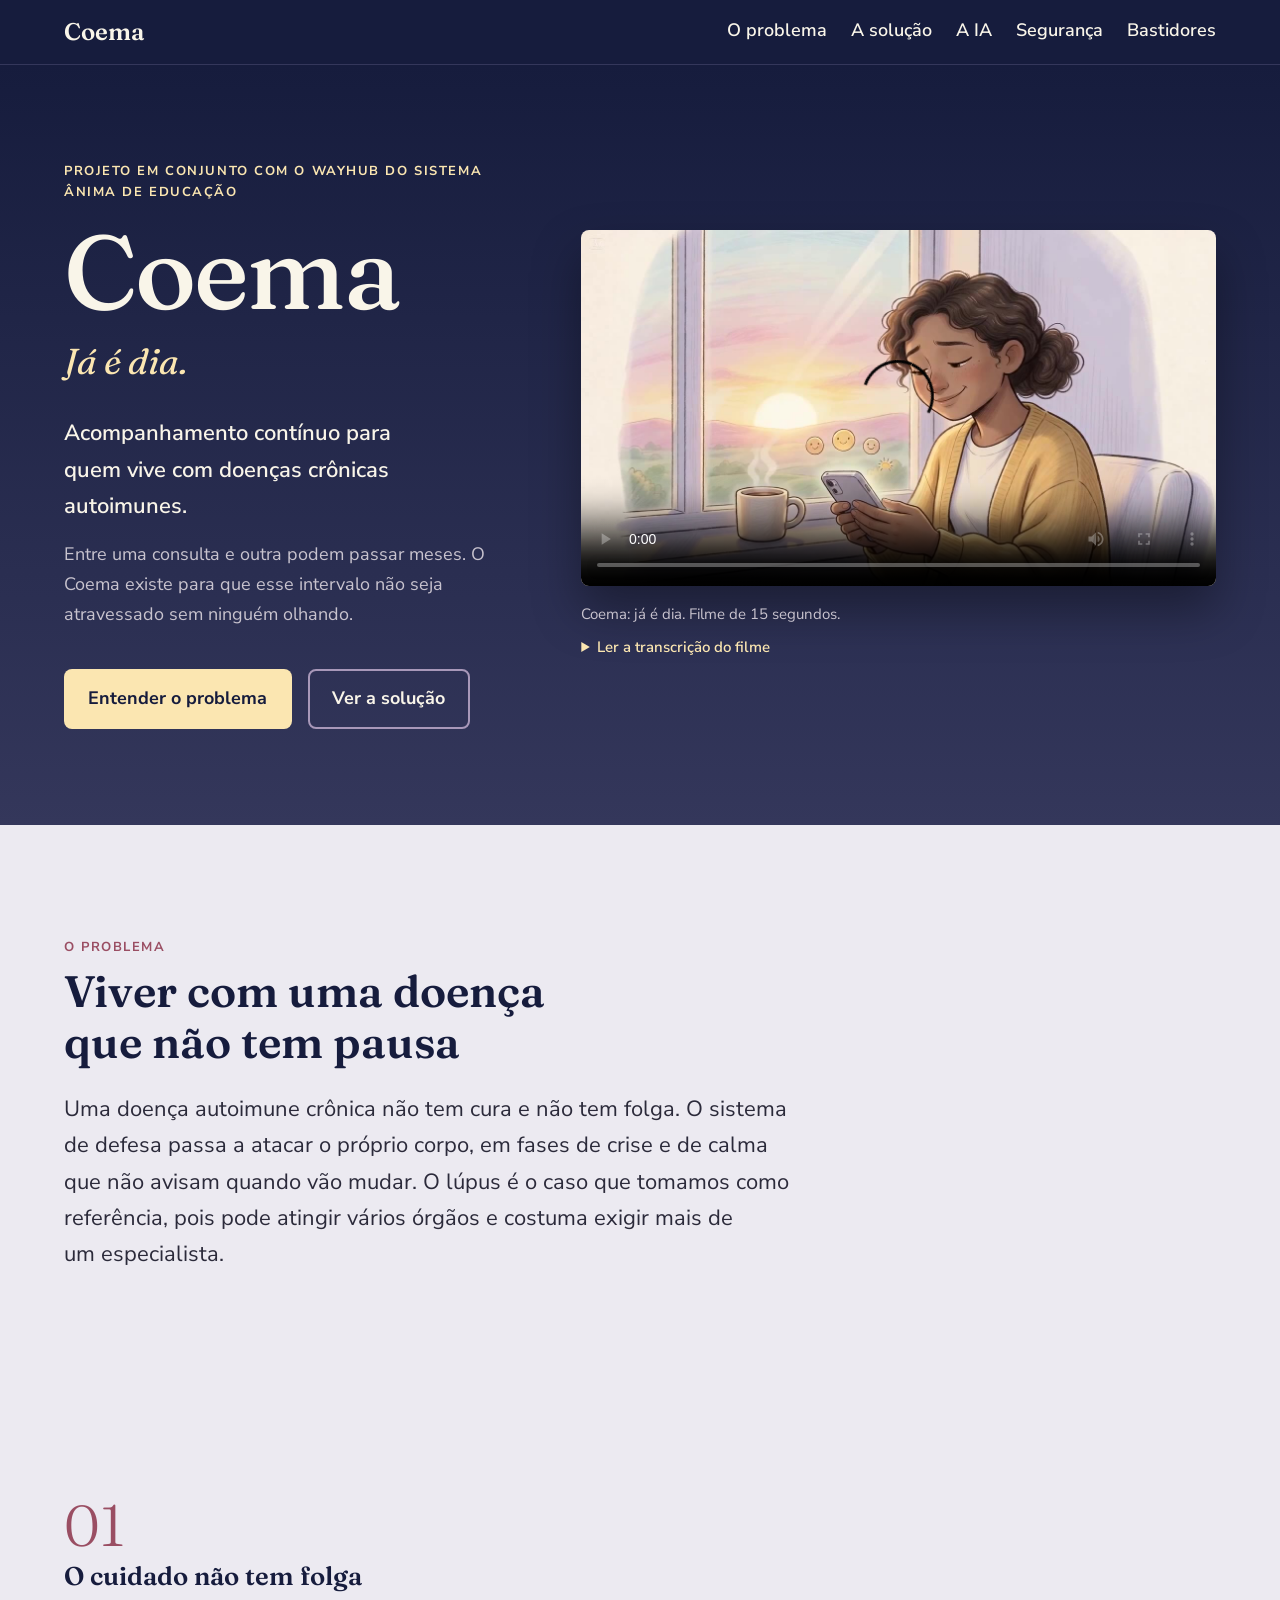
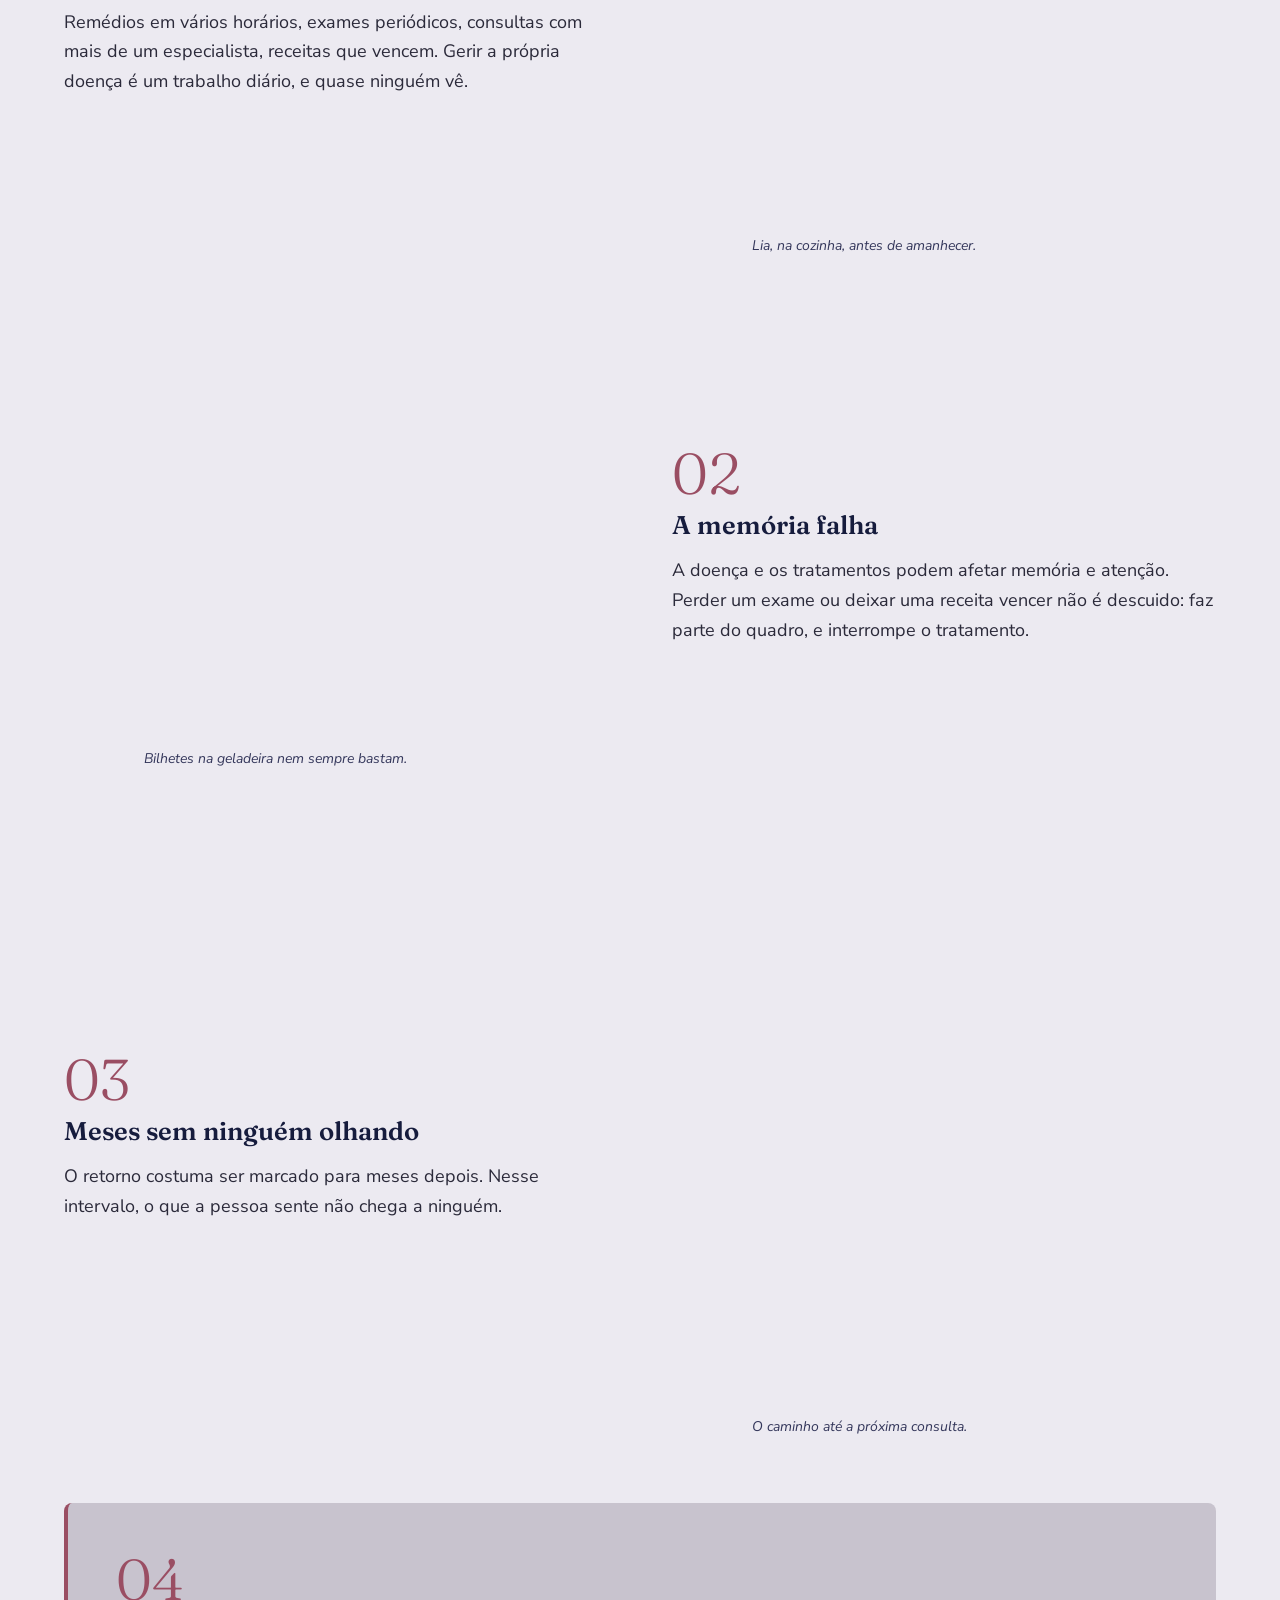
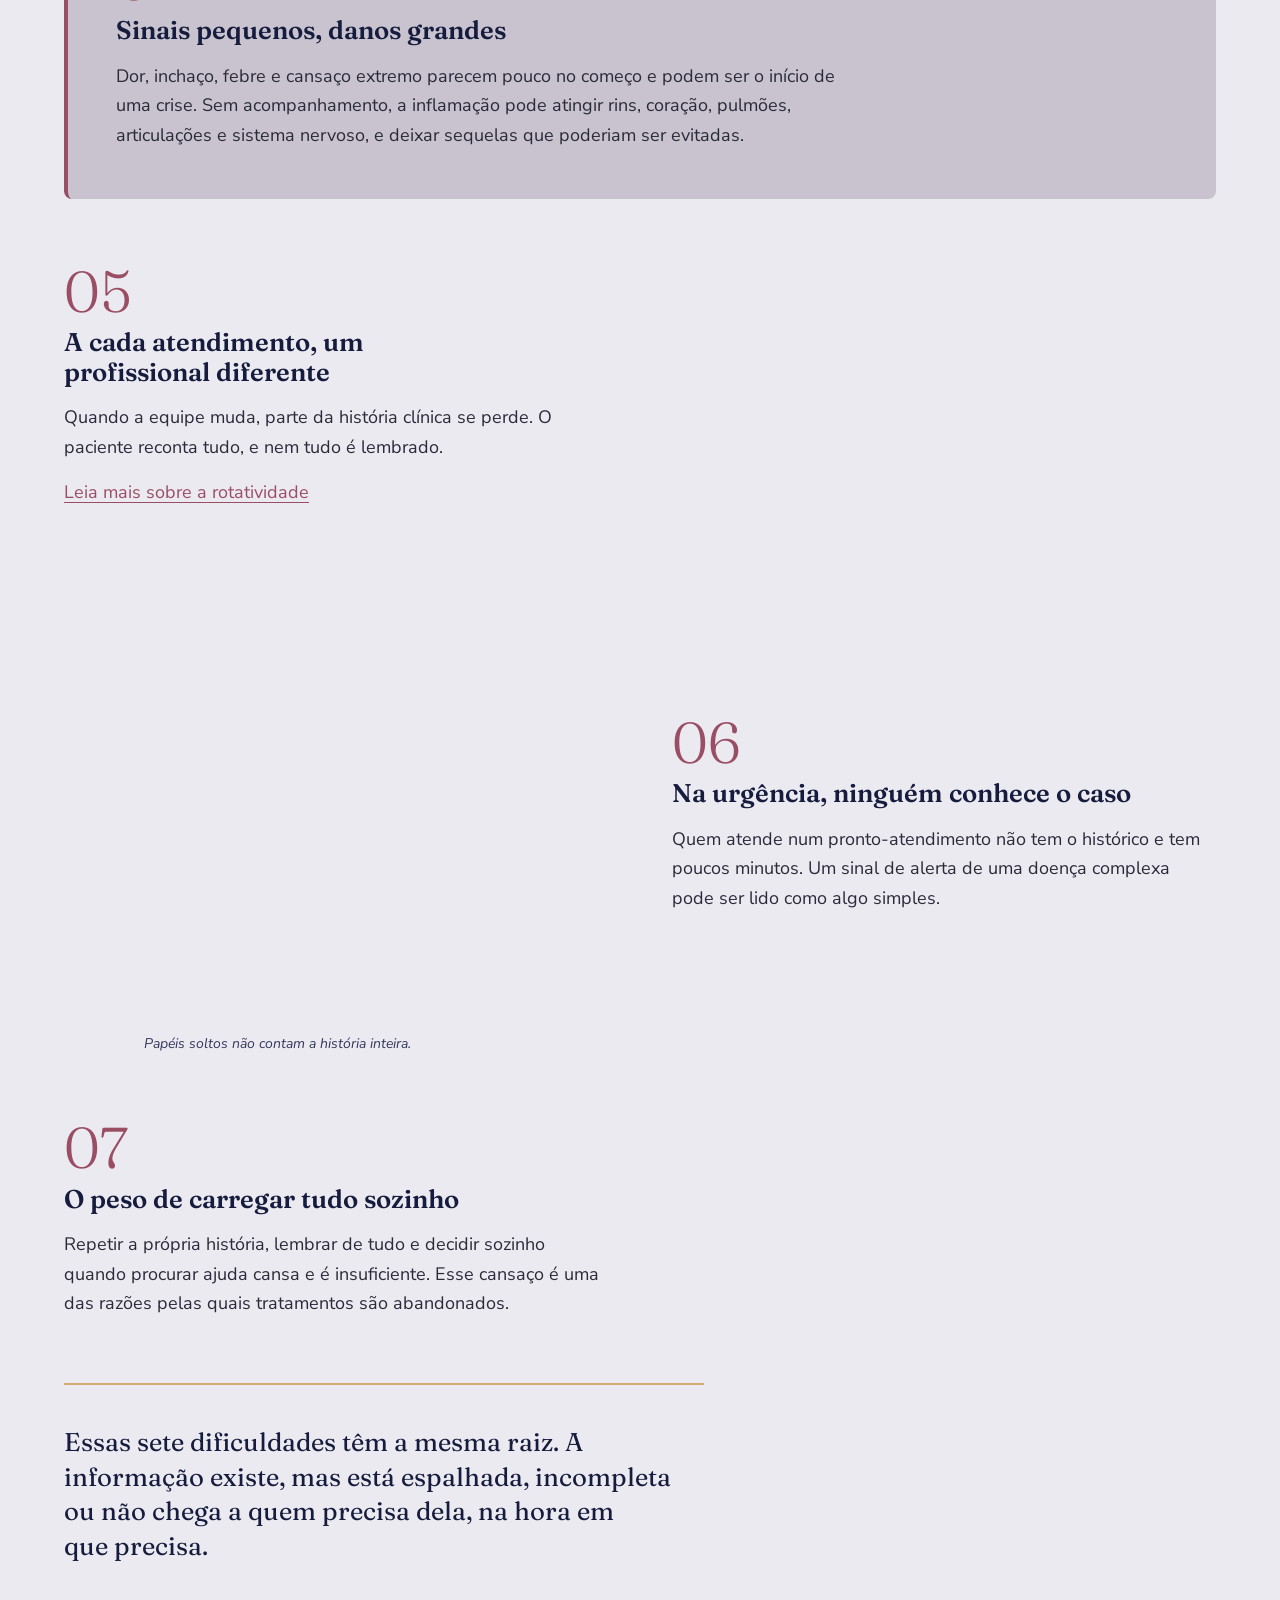
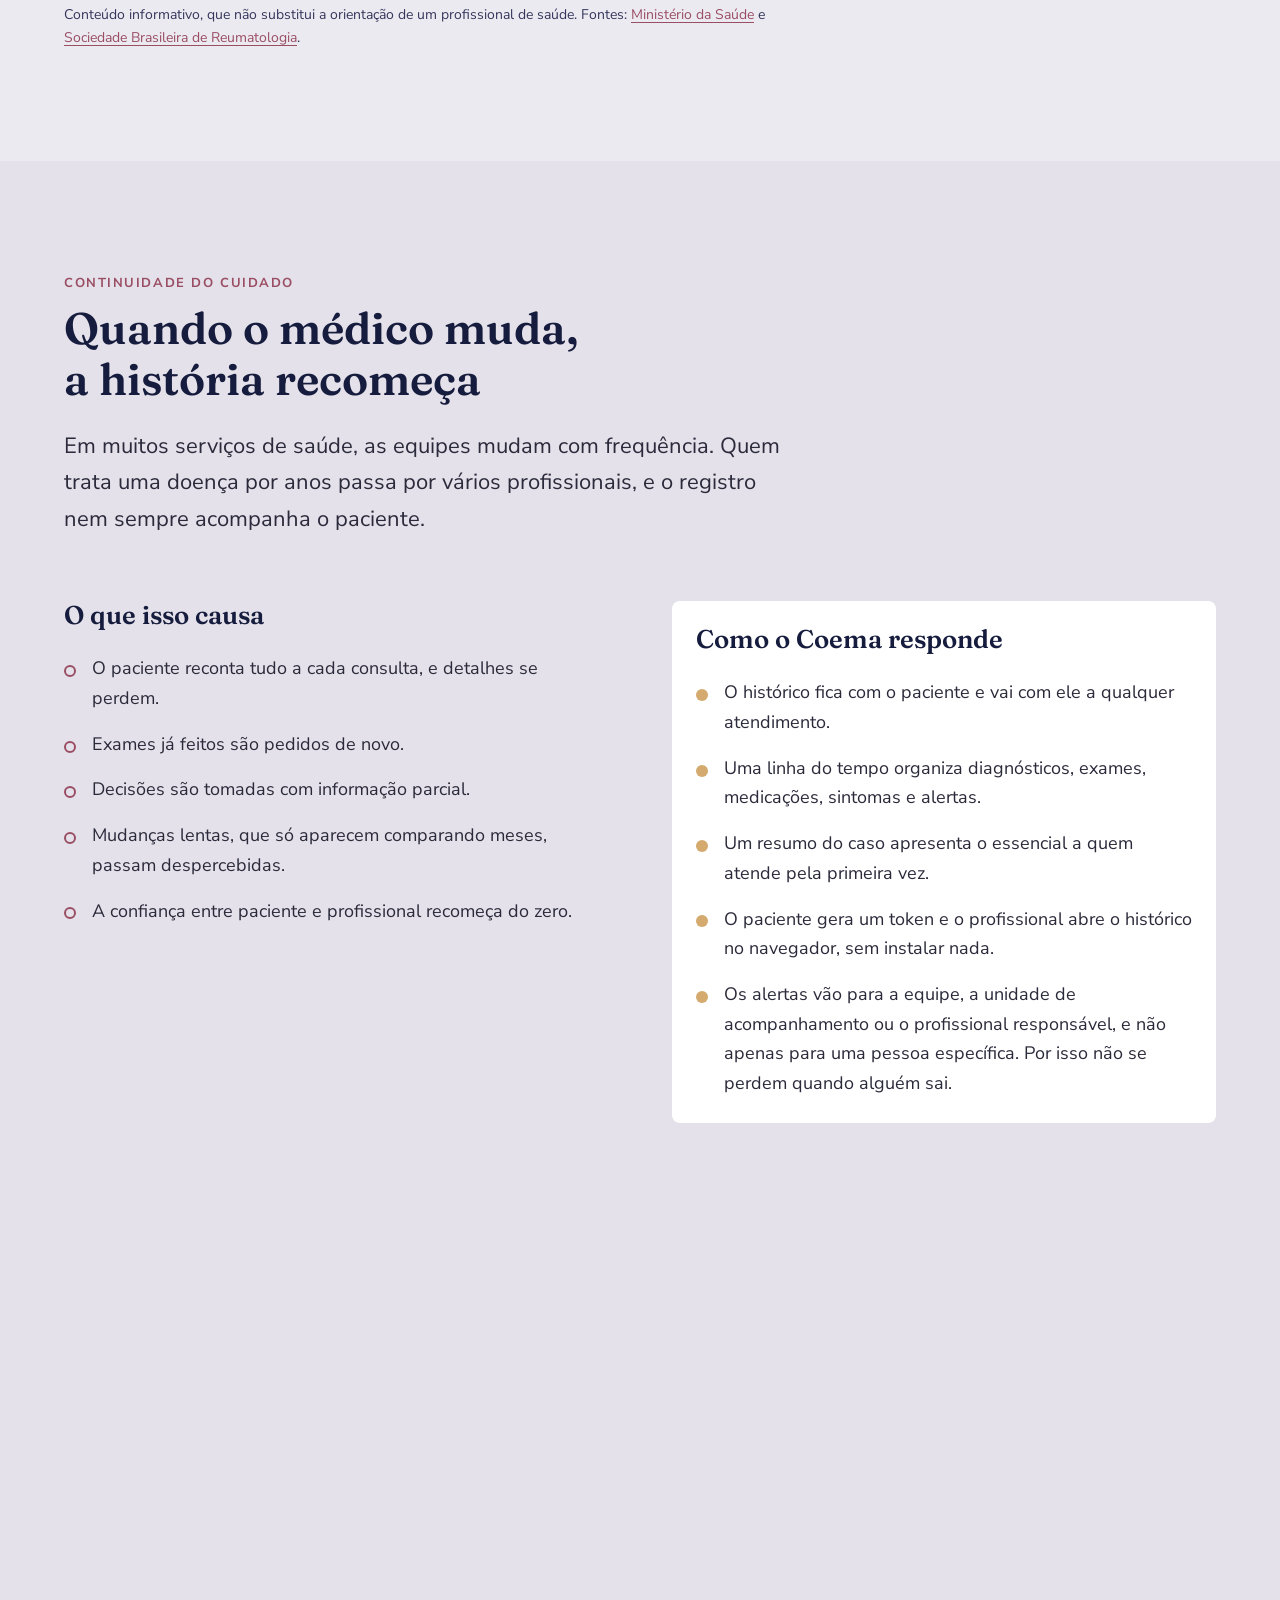
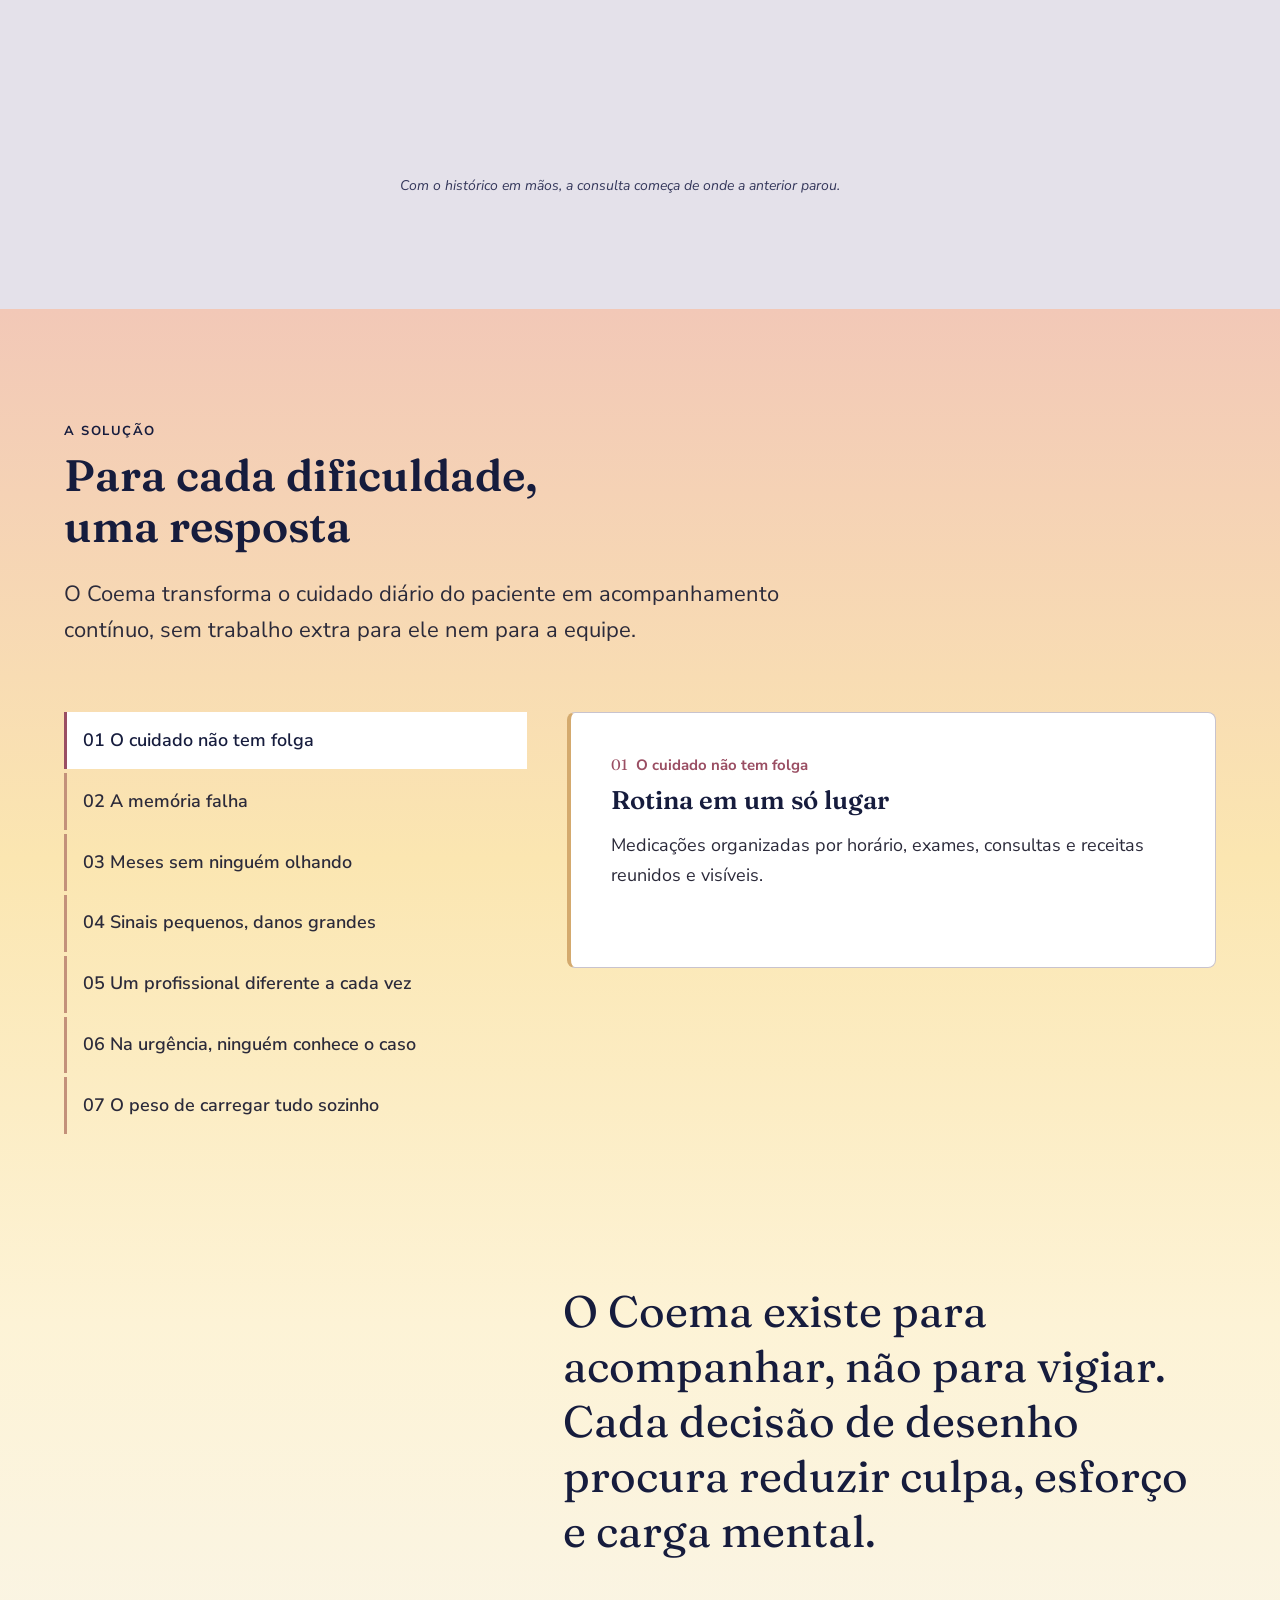
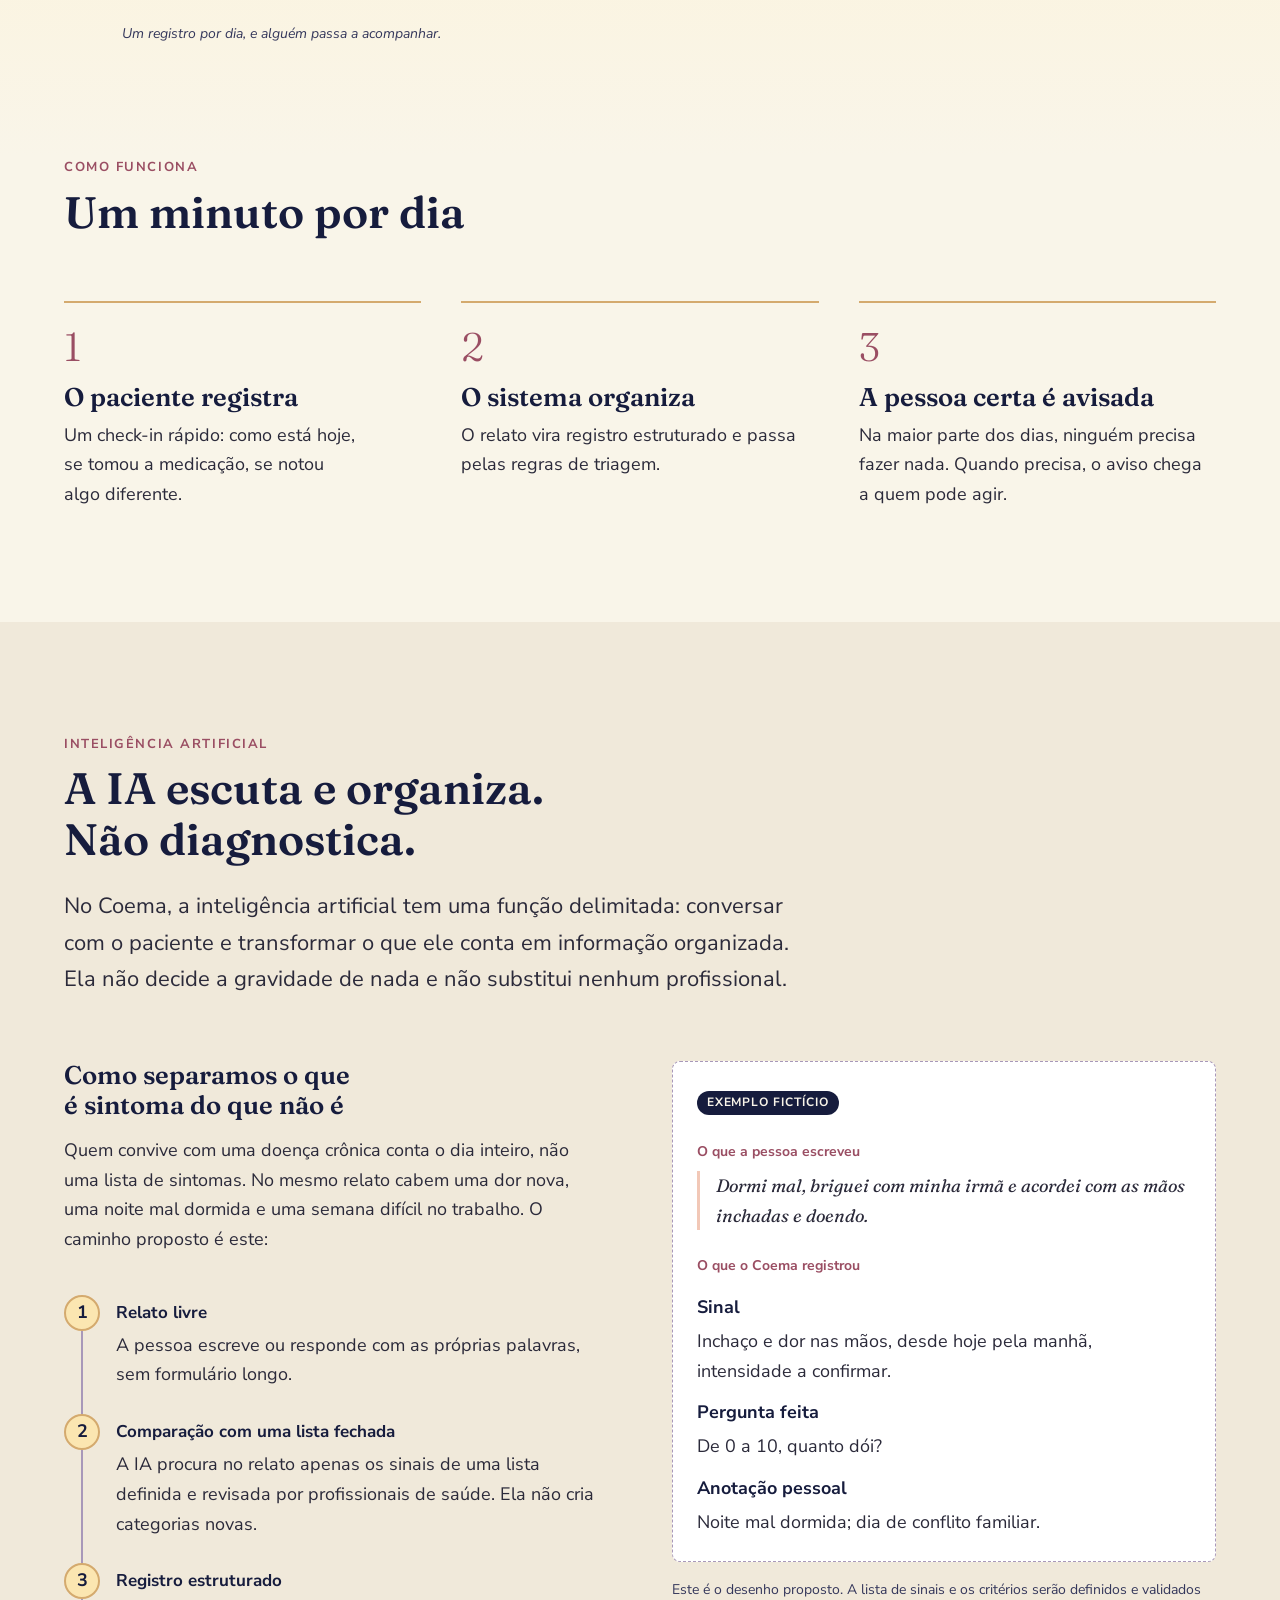
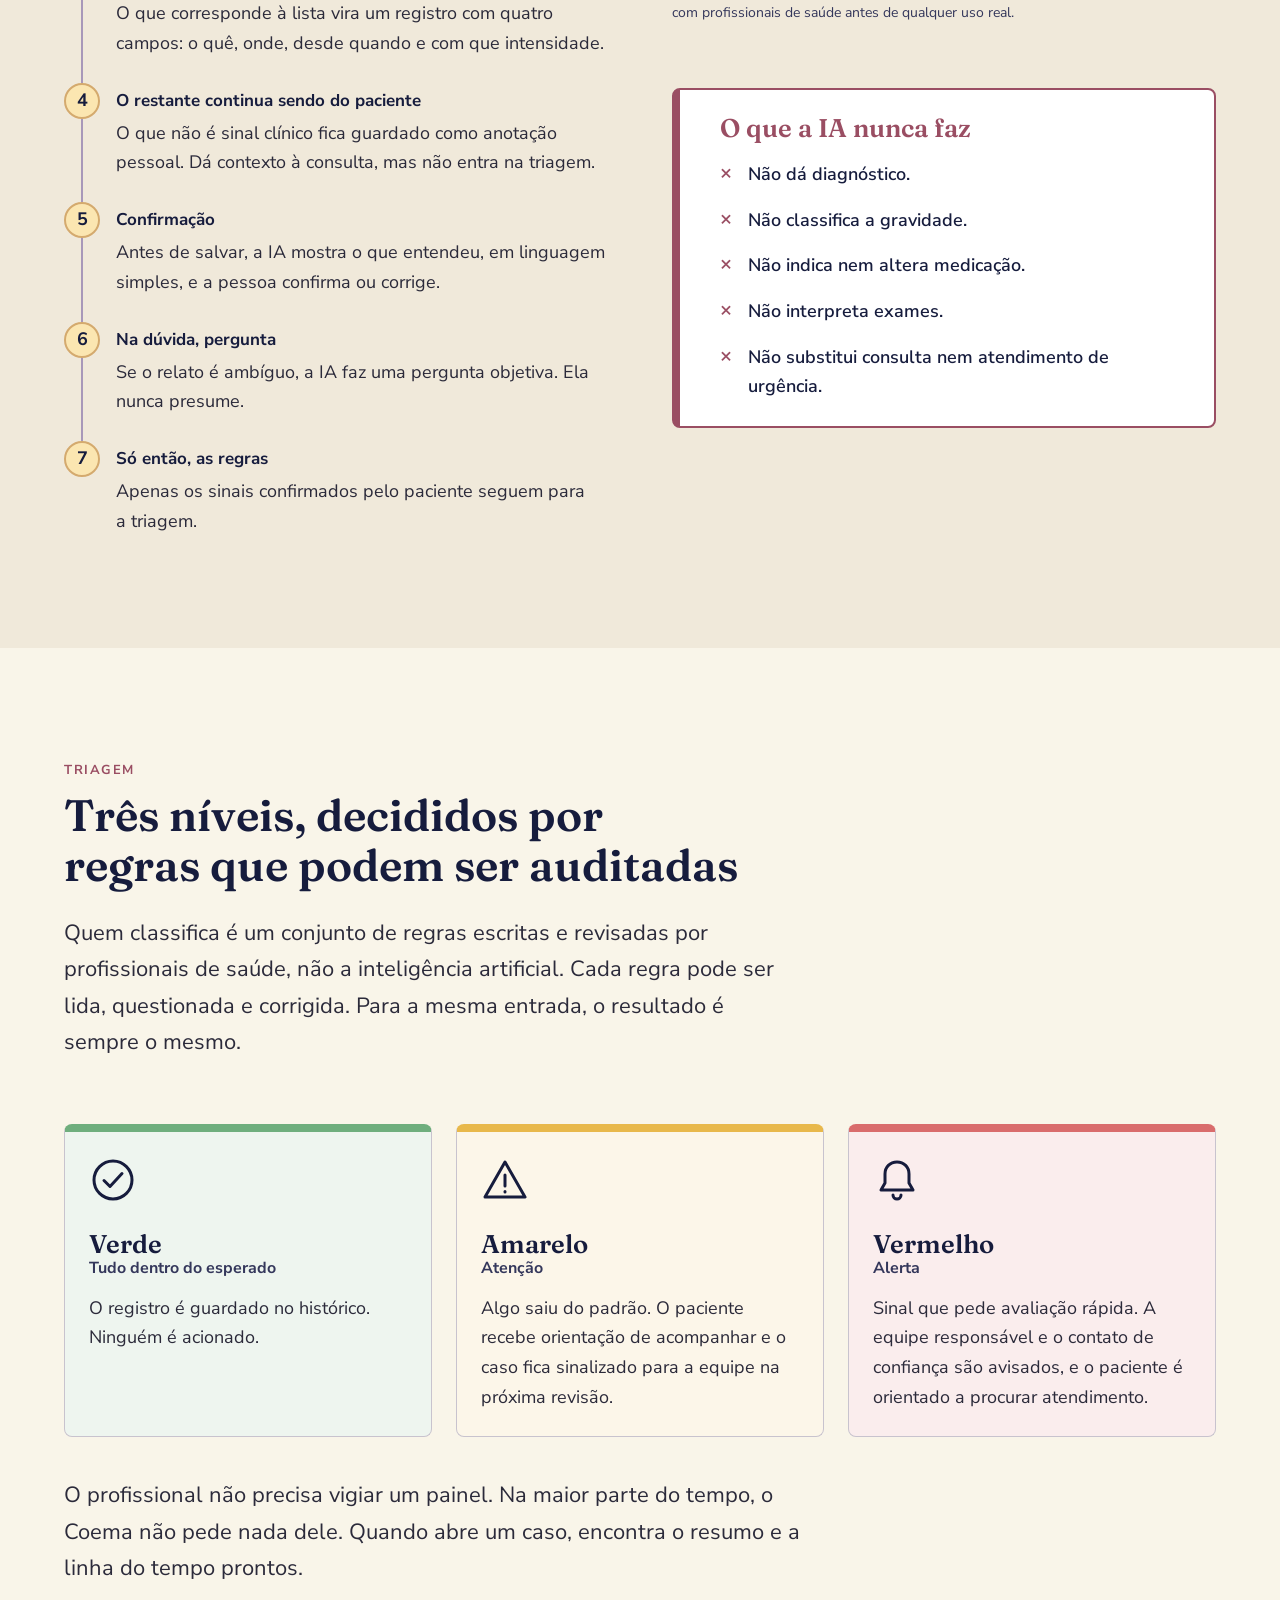
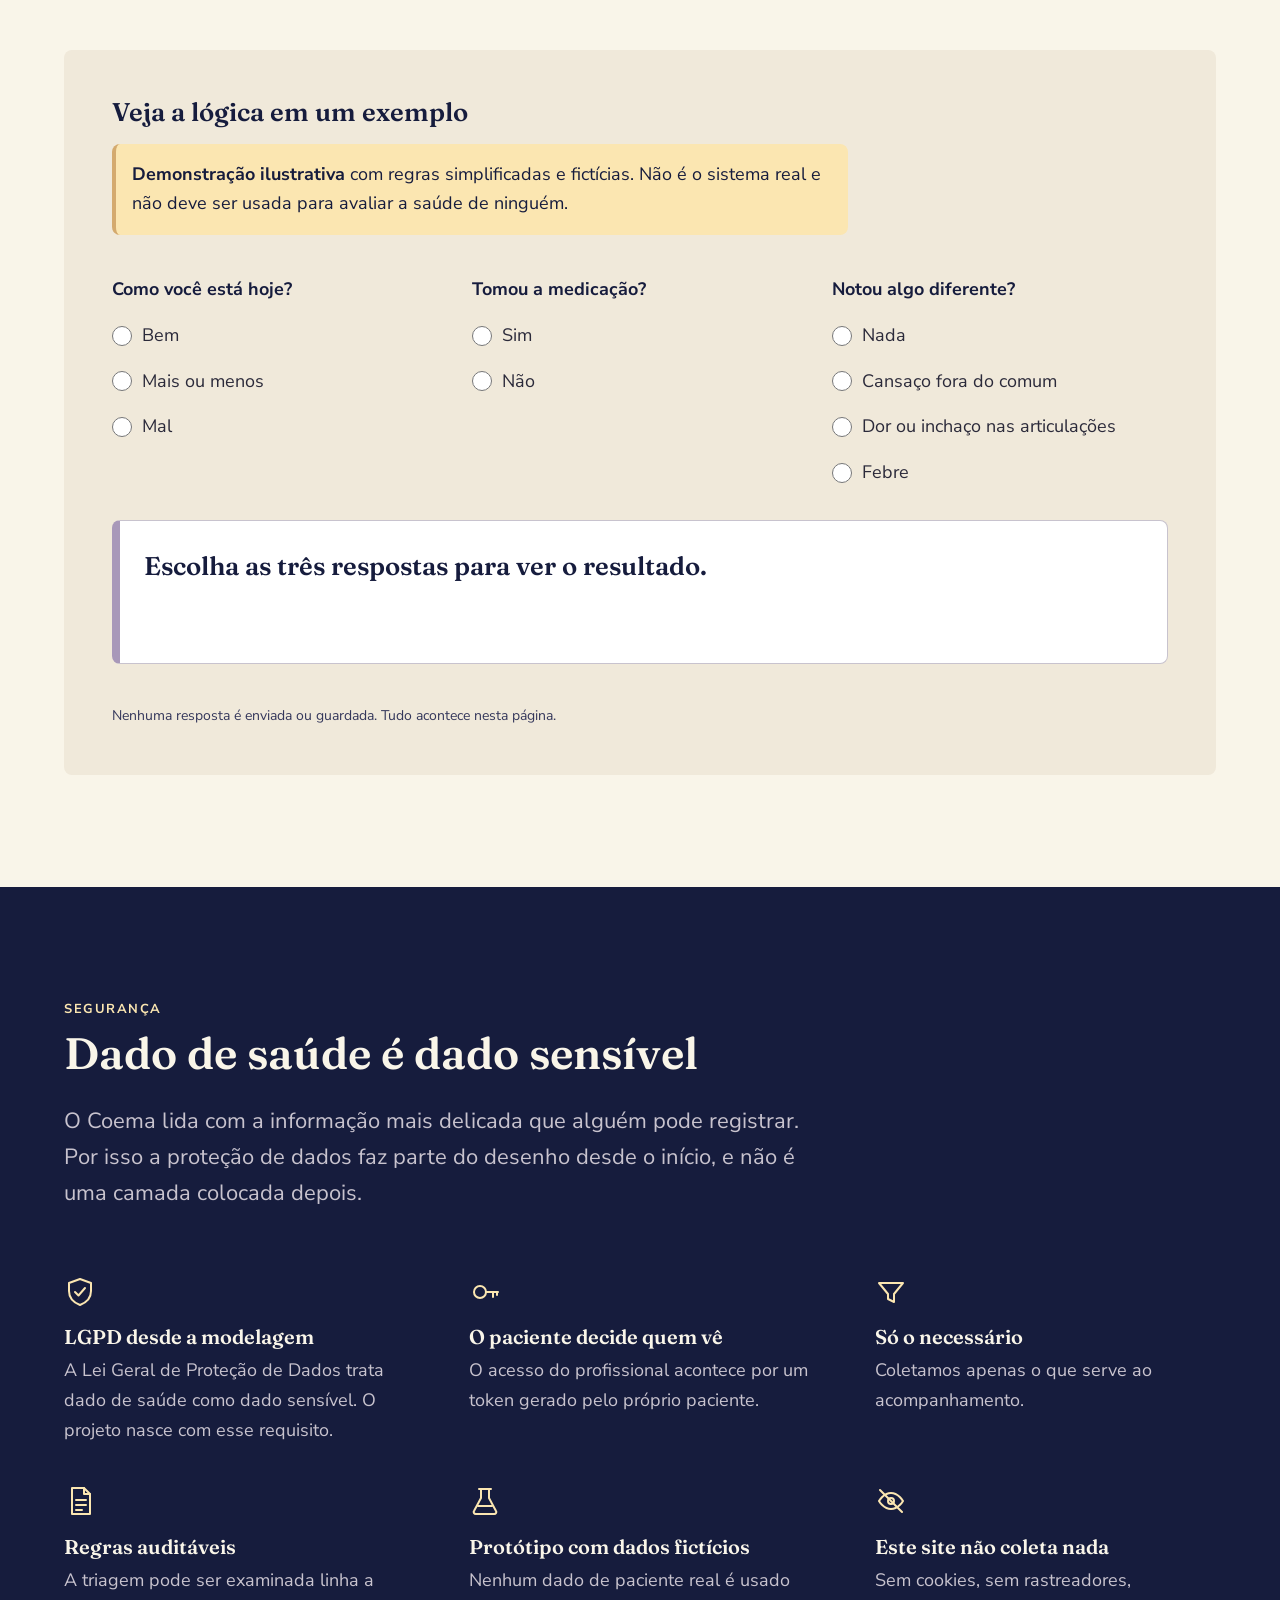
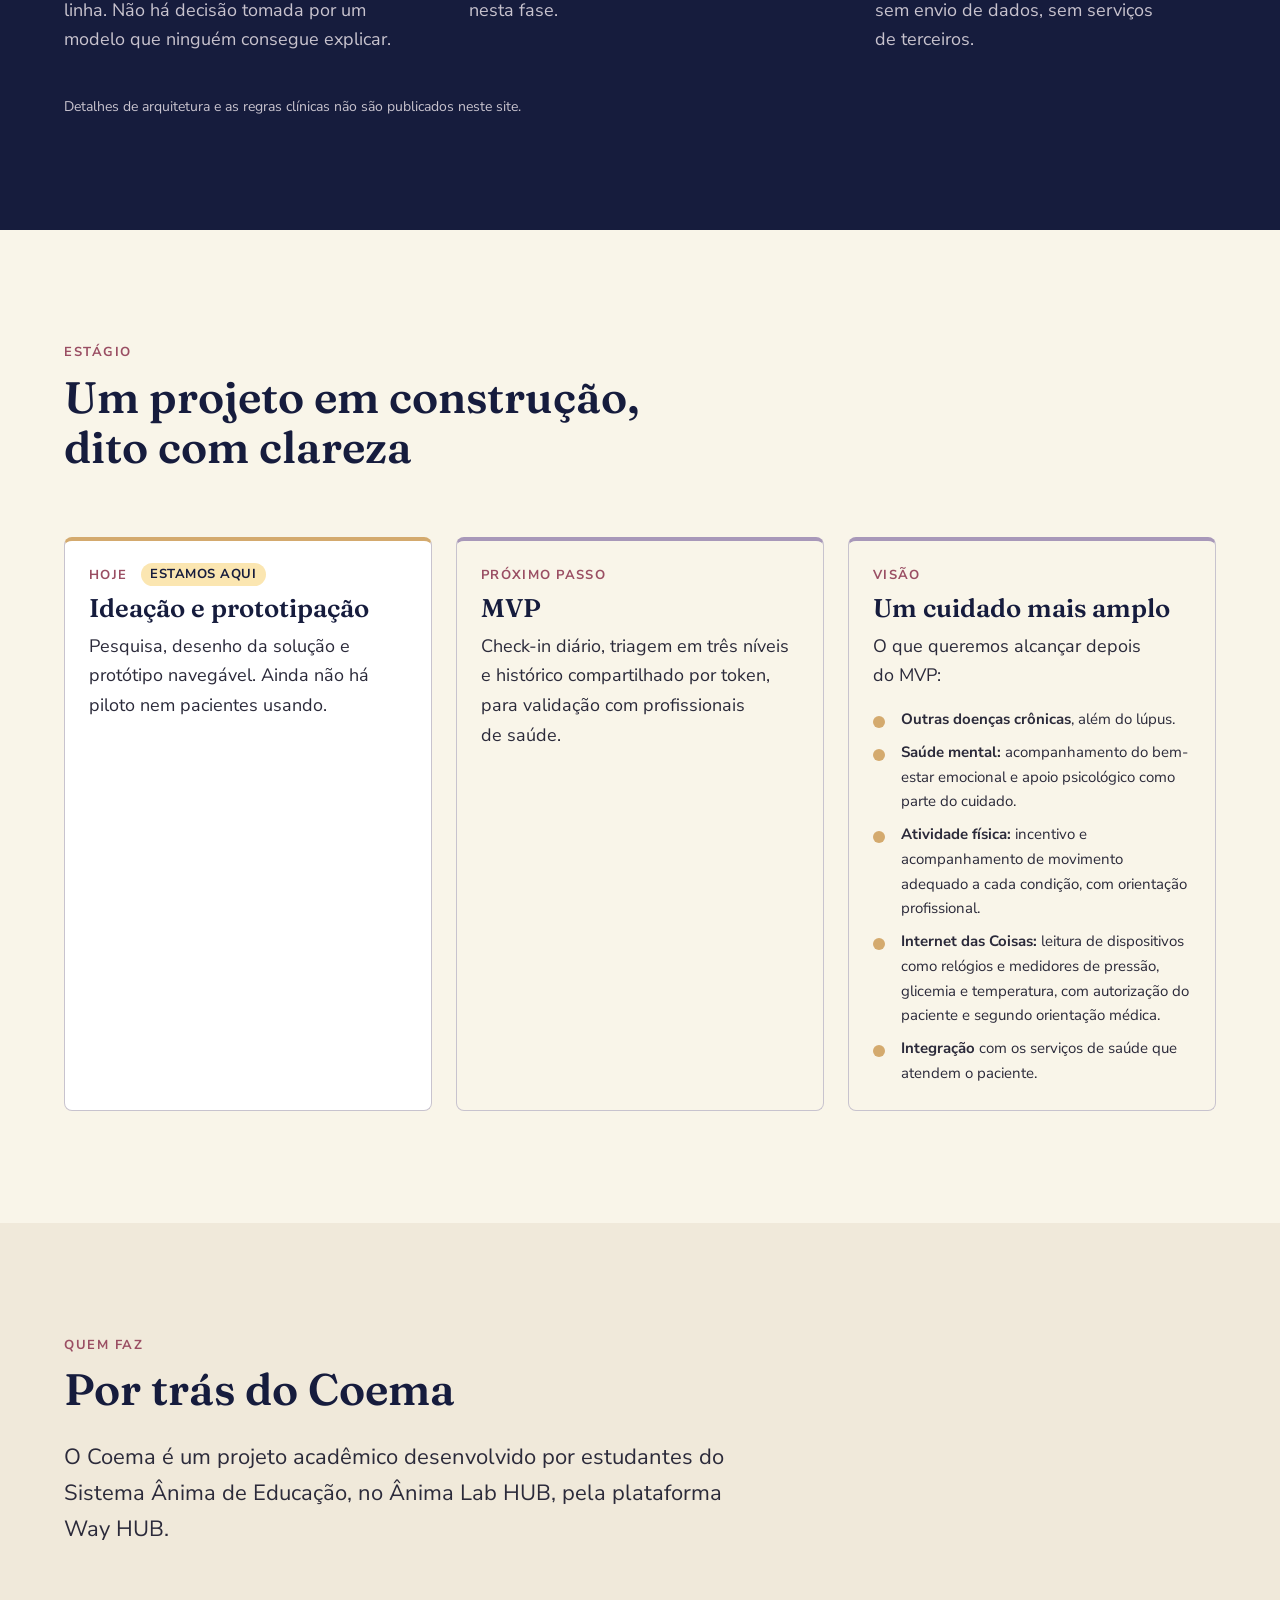
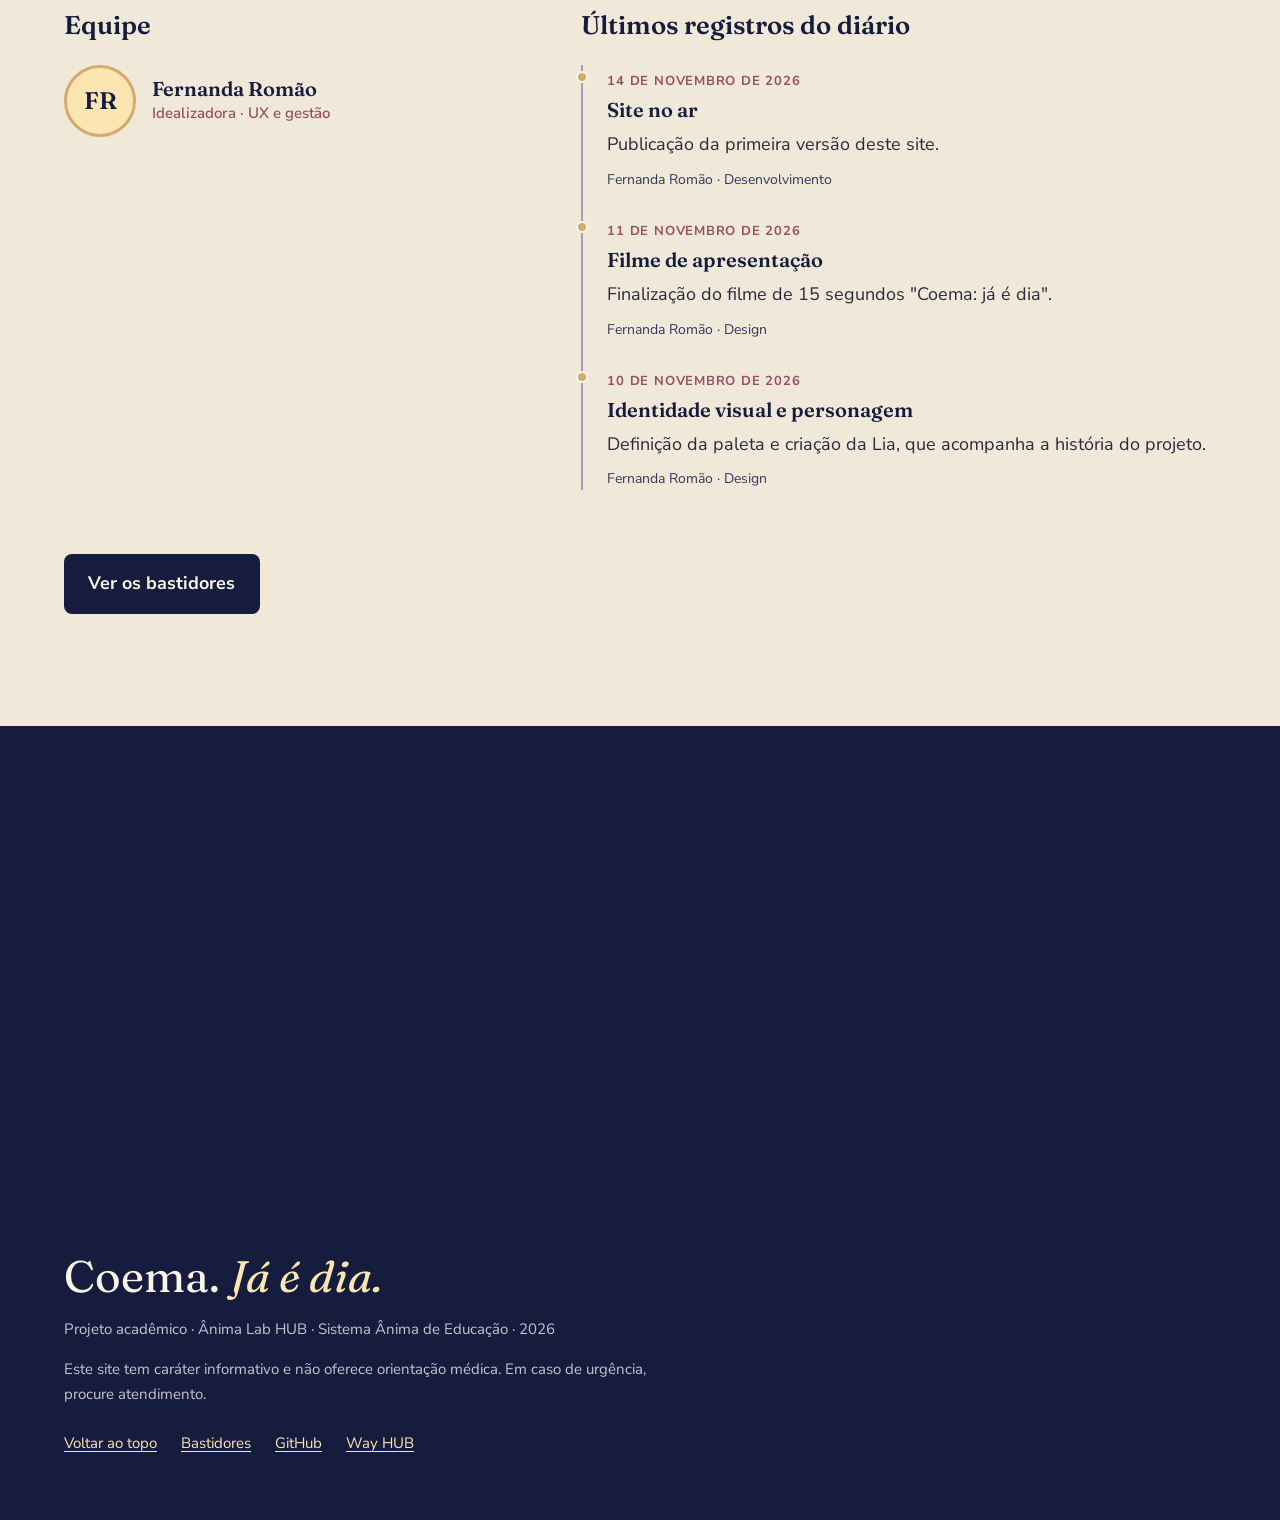
<file: index.html>
<!doctype html>
<html lang="pt-BR">
  <head>
    <meta charset="UTF-8" />
    <meta name="viewport" content="width=device-width, initial-scale=1" />
    <meta
      http-equiv="Content-Security-Policy"
      content="default-src 'self'; script-src 'self'; style-src 'self'; img-src 'self' data:; font-src 'self'; media-src 'self'; connect-src 'self'; object-src 'none'; base-uri 'self'; form-action 'none'"
    />
    <meta name="referrer" content="strict-origin-when-cross-origin" />

    <title>
      Coema · Acompanhamento contínuo para pacientes que vivem com doenças
      crônicas e autoimunes
    </title>
    <meta
      name="description"
      content="O Coema é um projeto acadêmico de acompanhamento contínuo para quem vive com doenças crônicas autoimunes, tendo como caso referência o LES (Lúpus Eritematoso Sistêmico)."
    />
    <meta name="theme-color" content="#161C3D" />

    <meta property="og:type" content="website" />
    <meta property="og:locale" content="pt_BR" />
    <meta property="og:title" content="Coema · Já é dia" />
    <meta
      property="og:description"
      content="Acompanhamento contínuo para quem vive com doença crônica autoimune."
    />
    <meta
      property="og:url"
      content="https://nandaromao.github.io/coema-site/"
    />
    <meta
      property="og:image"
      content="https://nandaromao.github.io/coema-site/img/previa.jpg"
    />
    <meta name="twitter:card" content="summary_large_image" />

    <link rel="icon" href="img/favicon.svg" type="image/svg+xml" />
    <link
      rel="preload"
      href="fonts/fraunces.woff2"
      as="font"
      type="font/woff2"
      crossorigin
    />
    <link
      rel="preload"
      href="fonts/nunito-sans.woff2"
      as="font"
      type="font/woff2"
      crossorigin
    />

    <link rel="stylesheet" href="css/base.css" />
    <link rel="stylesheet" href="css/layout.css" />
    <link rel="stylesheet" href="css/componentes.css" />
    <link rel="stylesheet" href="css/secoes.css" />

    <script type="module" src="js/main.js"></script>
  </head>
  <body>
    <a class="pular" href="#conteudo">Pular para o conteúdo</a>

    <header class="cabecalho">
      <div class="container cabecalho__interno">
        <a
          class="cabecalho__marca"
          href="#topo"
          aria-label="Coema, início da página"
          >Coema</a
        >

        <button
          class="cabecalho__botao"
          type="button"
          aria-expanded="false"
          aria-controls="menu-principal"
        >
          <span class="cabecalho__botao-texto">Menu</span>
        </button>

        <nav class="menu" id="menu-principal" aria-label="Seções da página">
          <ul class="menu__lista">
            <li><a class="menu__link" href="#problema">O problema</a></li>
            <li><a class="menu__link" href="#solucao">A solução</a></li>
            <li><a class="menu__link" href="#ia">A IA</a></li>
            <li><a class="menu__link" href="#seguranca">Segurança</a></li>
            <li>
              <a class="menu__link" href="bastidores.html">Bastidores</a>
            </li>
          </ul>
        </nav>
      </div>
    </header>

    <main id="conteudo">
      <!-- SEÇÃO 1: ABERTURA -->
      <section class="abertura" id="topo" aria-labelledby="abertura-titulo">
        <div class="container abertura__grade">
          <div class="abertura__texto">
            <p class="rotulo rotulo--claro">
              Projeto em conjunto com o WayHub do Sistema Ânima de Educação
            </p>
            <h1 class="abertura__titulo" id="abertura-titulo">Coema</h1>
            <p class="abertura__subtitulo">Já é dia.</p>
            <p class="abertura__frase">
              Acompanhamento contínuo para quem vive com doenças crônicas
              autoimunes.
            </p>
            <p class="abertura__apoio">
              Entre uma consulta e outra podem passar meses. O Coema existe para
              que esse intervalo não seja atravessado sem ninguém olhando.
            </p>
            <div class="abertura__acoes">
              <a class="botao botao--sol" href="#problema"
                >Entender o problema</a
              >
              <a class="botao botao--contorno" href="#solucao">Ver a solução</a>
            </div>
          </div>

          <figure class="abertura__video">
            <video
              class="video"
              controls
              preload="metadata"
              playsinline
              width="1280"
              height="720"
              poster="video/poster.jpg"
            >
              <source src="video/coema-ja-e-dia.mp4" type="video/mp4" />
              <track
                kind="captions"
                src="video/coema-ja-e-dia.vtt"
                srclang="pt-BR"
                label="Português"
                default
              />
              Seu navegador não reproduz este vídeo. Leia a transcrição logo
              abaixo.
            </video>
            <figcaption class="abertura__legenda">
              Coema: já é dia. Filme de 15 segundos.
            </figcaption>

            <details class="transcricao">
              <summary>Ler a transcrição do filme</summary>
              <p>
                Quem vive com lúpus cuida de si todo dia. E tem dia em que a
                memória falha. Entre uma consulta e outra, passam meses. Nesse
                caminho, ninguém está olhando. O Coema acompanha esse intervalo
                e leva a história inteira para quem atende. Coema. Em tupi: já é
                dia.
              </p>
            </details>
          </figure>
        </div>
      </section>

      <!-- SEÇÃO 2: O PROBLEMA -->
      <section
        class="secao problema"
        id="problema"
        aria-labelledby="problema-titulo"
      >
        <div class="container">
          <header class="secao__cabecalho">
            <p class="rotulo">O problema</p>
            <h2 class="secao__titulo" id="problema-titulo">
              Viver com uma doença que não tem pausa
            </h2>
            <p class="secao__intro">
              Uma doença autoimune crônica não tem cura e não tem folga. O
              sistema de defesa passa a atacar o próprio corpo, em fases de
              crise e de calma que não avisam quando vão mudar. O lúpus é o caso
              que tomamos como referência, pois pode atingir vários órgãos e
              costuma exigir mais de um especialista.
            </p>
          </header>

          <ol class="dores">
            <li class="dor dor--com-imagem">
              <div class="dor__texto">
                <span class="dor__numero" aria-hidden="true">01</span>
                <h3 class="dor__titulo">O cuidado não tem folga</h3>
                <p>
                  Remédios em vários horários, exames periódicos, consultas com
                  mais de um especialista, receitas que vencem. Gerir a própria
                  doença é um trabalho diário, e quase ninguém vê.
                </p>
              </div>
              <figure class="dor__figura">
                <img
                  src="img/cenas/rotina.webp"
                  width="1200"
                  height="1528"
                  loading="lazy"
                  decoding="async"
                  alt="Ilustração a lápis de cor de uma mulher sentada à mesa da cozinha, de madrugada, segurando uma caneca diante de uma caixa organizadora de remédios."
                />
                <figcaption>Lia, na cozinha, antes de amanhecer.</figcaption>
              </figure>
            </li>

            <li class="dor dor--com-imagem dor--invertida">
              <div class="dor__texto">
                <span class="dor__numero" aria-hidden="true">02</span>
                <h3 class="dor__titulo">A memória falha</h3>
                <p>
                  A doença e os tratamentos podem afetar memória e atenção.
                  Perder um exame ou deixar uma receita vencer não é descuido:
                  faz parte do quadro, e interrompe o tratamento.
                </p>
              </div>
              <figure class="dor__figura">
                <img
                  src="img/cenas/memoria.webp"
                  width="1200"
                  height="1307"
                  loading="lazy"
                  decoding="async"
                  alt="Ilustração de uma mulher com a mão na testa diante de uma geladeira coberta de bilhetes e de um calendário com dias riscados."
                />
                <figcaption>
                  Bilhetes na geladeira nem sempre bastam.
                </figcaption>
              </figure>
            </li>

            <li class="dor dor--com-imagem">
              <div class="dor__texto">
                <span class="dor__numero" aria-hidden="true">03</span>
                <h3 class="dor__titulo">Meses sem ninguém olhando</h3>
                <p>
                  O retorno costuma ser marcado para meses depois. Nesse
                  intervalo, o que a pessoa sente não chega a ninguém.
                </p>
              </div>
              <figure class="dor__figura">
                <img
                  src="img/cenas/caminho.webp"
                  width="1200"
                  height="1792"
                  loading="lazy"
                  decoding="async"
                  alt="Ilustração de uma mulher pequena caminhando sozinha, à noite, por uma estrada feita de folhas de calendário, sob uma lua fina."
                />
                <figcaption>O caminho até a próxima consulta.</figcaption>
              </figure>
            </li>

            <li class="dor dor--destaque">
              <div class="dor__texto">
                <span class="dor__numero" aria-hidden="true">04</span>
                <h3 class="dor__titulo">Sinais pequenos, danos grandes</h3>
                <p>
                  Dor, inchaço, febre e cansaço extremo parecem pouco no começo
                  e podem ser o início de uma crise. Sem acompanhamento, a
                  inflamação pode atingir rins, coração, pulmões, articulações e
                  sistema nervoso, e deixar sequelas que poderiam ser evitadas.
                </p>
              </div>
            </li>

            <li class="dor">
              <div class="dor__texto">
                <span class="dor__numero" aria-hidden="true">05</span>
                <h3 class="dor__titulo">
                  A cada atendimento, um profissional diferente
                </h3>
                <p>
                  Quando a equipe muda, parte da história clínica se perde. O
                  paciente reconta tudo, e nem tudo é lembrado.
                </p>
                <p>
                  <a href="#rotatividade">Leia mais sobre a rotatividade</a>
                </p>
              </div>
            </li>

            <li class="dor dor--com-imagem dor--invertida">
              <div class="dor__texto">
                <span class="dor__numero" aria-hidden="true">06</span>
                <h3 class="dor__titulo">Na urgência, ninguém conhece o caso</h3>
                <p>
                  Quem atende num pronto-atendimento não tem o histórico e tem
                  poucos minutos. Um sinal de alerta de uma doença complexa pode
                  ser lido como algo simples.
                </p>
              </div>
              <figure class="dor__figura">
                <img
                  src="img/cenas/pronto-atendimento.webp"
                  width="1200"
                  height="1412"
                  loading="lazy"
                  decoding="async"
                  alt="Ilustração de uma mulher sentada numa maca, segurando uma pasta de papéis, enquanto um médico de jaleco se afasta com uma prancheta."
                />
                <figcaption>
                  Papéis soltos não contam a história inteira.
                </figcaption>
              </figure>
            </li>

            <li class="dor">
              <div class="dor__texto">
                <span class="dor__numero" aria-hidden="true">07</span>
                <h3 class="dor__titulo">O peso de carregar tudo sozinho</h3>
                <p>
                  Repetir a própria história, lembrar de tudo e decidir sozinho
                  quando procurar ajuda cansa e é insuficiente. Esse cansaço é
                  uma das razões pelas quais tratamentos são abandonados.
                </p>
              </div>
            </li>
          </ol>

          <p class="problema__fecho">
            Essas sete dificuldades têm a mesma raiz. A informação existe, mas
            está espalhada, incompleta ou não chega a quem precisa dela, na hora
            em que precisa.
          </p>

          <p class="nota">
            Conteúdo informativo, que não substitui a orientação de um
            profissional de saúde. Fontes:
            <a
              href="https://www.gov.br/saude/pt-br/assuntos/saude-de-a-a-z/l/lupus"
              target="_blank"
              rel="noopener noreferrer"
              >Ministério da Saúde</a
            >
            e
            <a
              href="https://www.reumatologia.org.br"
              target="_blank"
              rel="noopener noreferrer"
              >Sociedade Brasileira de Reumatologia</a
            >.
          </p>
        </div>
      </section>

      <!-- SEÇÃO 3: A ROTATIVIDADE -->
      <section
        class="secao rotatividade"
        id="rotatividade"
        aria-labelledby="rotatividade-titulo"
      >
        <div class="container">
          <header class="secao__cabecalho">
            <p class="rotulo">Continuidade do cuidado</p>
            <h2 class="secao__titulo" id="rotatividade-titulo">
              Quando o médico muda, a história recomeça
            </h2>
            <p class="secao__intro">
              Em muitos serviços de saúde, as equipes mudam com frequência. Quem
              trata uma doença por anos passa por vários profissionais, e o
              registro nem sempre acompanha o paciente.
            </p>
          </header>

          <div class="rotatividade__colunas">
            <div class="rotatividade__coluna">
              <h3 class="rotatividade__subtitulo">O que isso causa</h3>
              <ul class="lista lista--problema">
                <li>
                  O paciente reconta tudo a cada consulta, e detalhes se perdem.
                </li>
                <li>Exames já feitos são pedidos de novo.</li>
                <li>Decisões são tomadas com informação parcial.</li>
                <li>
                  Mudanças lentas, que só aparecem comparando meses, passam
                  despercebidas.
                </li>
                <li>
                  A confiança entre paciente e profissional recomeça do zero.
                </li>
              </ul>
            </div>

            <div class="rotatividade__coluna rotatividade__coluna--resposta">
              <h3 class="rotatividade__subtitulo">Como o Coema responde</h3>
              <ul class="lista lista--resposta">
                <li>
                  O histórico fica com o paciente e vai com ele a qualquer
                  atendimento.
                </li>
                <li>
                  Uma linha do tempo organiza diagnósticos, exames, medicações,
                  sintomas e alertas.
                </li>
                <li>
                  Um resumo do caso apresenta o essencial a quem atende pela
                  primeira vez.
                </li>
                <li>
                  O paciente gera um token e o profissional abre o histórico no
                  navegador, sem instalar nada.
                </li>
                <li>
                  Os alertas vão para a equipe, a unidade de acompanhamento ou o
                  profissional responsável, e não apenas para uma pessoa
                  específica. Por isso não se perdem quando alguém sai.
                </li>
              </ul>
            </div>
          </div>

          <figure class="figura-ampla">
            <img
              src="img/cenas/consulta.webp"
              width="1200"
              height="1448"
              loading="lazy"
              decoding="async"
              alt="Ilustração de uma médica sentada ao lado de uma paciente, lendo com atenção o resumo do caso na tela de um celular."
            />
            <figcaption>
              Com o histórico em mãos, a consulta começa de onde a anterior
              parou.
            </figcaption>
          </figure>
        </div>
      </section>

      <!-- SEÇÃO 4: A SOLUÇÃO -->
      <section
        class="secao solucao"
        id="solucao"
        aria-labelledby="solucao-titulo"
      >
        <div class="container">
          <header class="secao__cabecalho">
            <p class="rotulo">A solução</p>
            <h2 class="secao__titulo" id="solucao-titulo">
              Para cada dificuldade, uma resposta
            </h2>
            <p class="secao__intro">
              O Coema transforma o cuidado diário do paciente em acompanhamento
              contínuo, sem trabalho extra para ele nem para a equipe.
            </p>
          </header>

          <div class="pares" data-pares>
            <div
              class="pares__abas"
              role="tablist"
              aria-orientation="vertical"
              aria-label="Dificuldades"
              hidden
            ></div>

            <div class="pares__paineis">
              <article class="par" id="par-1">
                <p class="par__dor">
                  <span class="par__numero">01</span> O cuidado não tem folga
                </p>
                <h3 class="par__resposta">Rotina em um só lugar</h3>
                <p>
                  Medicações organizadas por horário, exames, consultas e
                  receitas reunidos e visíveis.
                </p>
              </article>

              <article class="par" id="par-2">
                <p class="par__dor">
                  <span class="par__numero">02</span> A memória falha
                </p>
                <h3 class="par__resposta">Lembretes com antecedência</h3>
                <p>
                  O aviso começa um mês antes e se repete: quinze dias, uma
                  semana, três dias, véspera e horas antes. O som é discreto, e
                  um segundo lembrete, mais suave, aparece se o primeiro passar.
                </p>
              </article>

              <article class="par" id="par-3">
                <p class="par__dor">
                  <span class="par__numero">03</span> Meses sem ninguém olhando
                </p>
                <h3 class="par__resposta">Check-in diário</h3>
                <p>
                  Um registro rápido de como a pessoa está, parecido com um
                  caderno de humor. Só pede detalhes quando algo relevante
                  acontece.
                </p>
              </article>

              <article class="par" id="par-4">
                <p class="par__dor">
                  <span class="par__numero">04</span> Sinais pequenos, danos
                  grandes
                </p>
                <h3 class="par__resposta">Triagem em três níveis</h3>
                <p>
                  O sistema percebe desvios cedo e indica o que fazer, antes que
                  virem crise.
                </p>
              </article>

              <article class="par" id="par-5">
                <p class="par__dor">
                  <span class="par__numero">05</span> Um profissional diferente
                  a cada vez
                </p>
                <h3 class="par__resposta">Histórico com o paciente</h3>
                <p>
                  A história clínica completa, aberta por token a quem estiver
                  atendendo.
                </p>
              </article>

              <article class="par" id="par-6">
                <p class="par__dor">
                  <span class="par__numero">06</span> Na urgência, ninguém
                  conhece o caso
                </p>
                <h3 class="par__resposta">Resumo e cartão de emergência</h3>
                <p>
                  Um resumo do quadro pronto para mostrar e um cartão com
                  diagnóstico, alergias, medicações e contato, disponível mesmo
                  sem internet.
                </p>
              </article>

              <article class="par" id="par-7">
                <p class="par__dor">
                  <span class="par__numero">07</span> O peso de carregar tudo
                  sozinho
                </p>
                <h3 class="par__resposta">Rede de apoio</h3>
                <p>
                  Um contato de confiança é avisado em situação de risco, e um
                  cuidador pode registrar e consultar informações quando o
                  paciente não estiver em condições.
                </p>
              </article>
            </div>
          </div>

          <div class="solucao__fecho">
            <figure class="solucao__figura">
              <img
                src="img/cenas/amanhecer.webp"
                width="1200"
                height="1564"
                loading="lazy"
                decoding="async"
                alt="Ilustração de uma mulher sorrindo para o celular, sentada junto a uma janela, com a luz do amanhecer entrando."
              />
              <figcaption>
                Um registro por dia, e alguém passa a acompanhar.
              </figcaption>
            </figure>
            <p class="solucao__principio">
              O Coema existe para acompanhar, não para vigiar. Cada decisão de
              desenho procura reduzir culpa, esforço e carga mental.
            </p>
          </div>
        </div>
      </section>

      <!-- SEÇÃO 5: COMO FUNCIONA -->
      <section
        class="secao funciona"
        id="como-funciona"
        aria-labelledby="funciona-titulo"
      >
        <div class="container">
          <header class="secao__cabecalho">
            <p class="rotulo">Como funciona</p>
            <h2 class="secao__titulo" id="funciona-titulo">
              Um minuto por dia
            </h2>
          </header>

          <ol class="passos">
            <li class="passo">
              <span class="passo__numero" aria-hidden="true">1</span>
              <h3 class="passo__titulo">O paciente registra</h3>
              <p>
                Um check-in rápido: como está hoje, se tomou a medicação, se
                notou algo diferente.
              </p>
            </li>
            <li class="passo">
              <span class="passo__numero" aria-hidden="true">2</span>
              <h3 class="passo__titulo">O sistema organiza</h3>
              <p>
                O relato vira registro estruturado e passa pelas regras de
                triagem.
              </p>
            </li>
            <li class="passo">
              <span class="passo__numero" aria-hidden="true">3</span>
              <h3 class="passo__titulo">A pessoa certa é avisada</h3>
              <p>
                Na maior parte dos dias, ninguém precisa fazer nada. Quando
                precisa, o aviso chega a quem pode agir.
              </p>
            </li>
          </ol>
        </div>
      </section>

      <!-- SEÇÃO 6: A IA -->
      <section class="secao ia" id="ia" aria-labelledby="ia-titulo">
        <div class="container">
          <header class="secao__cabecalho">
            <p class="rotulo">Inteligência artificial</p>
            <h2 class="secao__titulo" id="ia-titulo">
              A IA escuta e organiza. Não diagnostica.
            </h2>
            <p class="secao__intro">
              No Coema, a inteligência artificial tem uma função delimitada:
              conversar com o paciente e transformar o que ele conta em
              informação organizada. Ela não decide a gravidade de nada e não
              substitui nenhum profissional.
            </p>
          </header>

          <div class="ia__grade">
            <div class="ia__coluna">
              <h3 class="ia__subtitulo">
                Como separamos o que é sintoma do que não é
              </h3>
              <p>
                Quem convive com uma doença crônica conta o dia inteiro, não uma
                lista de sintomas. No mesmo relato cabem uma dor nova, uma noite
                mal dormida e uma semana difícil no trabalho. O caminho proposto
                é este:
              </p>

              <ol class="etapas">
                <li class="etapa">
                  <h4 class="etapa__titulo">Relato livre</h4>
                  <p>
                    A pessoa escreve ou responde com as próprias palavras, sem
                    formulário longo.
                  </p>
                </li>
                <li class="etapa">
                  <h4 class="etapa__titulo">
                    Comparação com uma lista fechada
                  </h4>
                  <p>
                    A IA procura no relato apenas os sinais de uma lista
                    definida e revisada por profissionais de saúde. Ela não cria
                    categorias novas.
                  </p>
                </li>
                <li class="etapa">
                  <h4 class="etapa__titulo">Registro estruturado</h4>
                  <p>
                    O que corresponde à lista vira um registro com quatro
                    campos: o quê, onde, desde quando e com que intensidade.
                  </p>
                </li>
                <li class="etapa">
                  <h4 class="etapa__titulo">
                    O restante continua sendo do paciente
                  </h4>
                  <p>
                    O que não é sinal clínico fica guardado como anotação
                    pessoal. Dá contexto à consulta, mas não entra na triagem.
                  </p>
                </li>
                <li class="etapa">
                  <h4 class="etapa__titulo">Confirmação</h4>
                  <p>
                    Antes de salvar, a IA mostra o que entendeu, em linguagem
                    simples, e a pessoa confirma ou corrige.
                  </p>
                </li>
                <li class="etapa">
                  <h4 class="etapa__titulo">Na dúvida, pergunta</h4>
                  <p>
                    Se o relato é ambíguo, a IA faz uma pergunta objetiva. Ela
                    nunca presume.
                  </p>
                </li>
                <li class="etapa">
                  <h4 class="etapa__titulo">Só então, as regras</h4>
                  <p>
                    Apenas os sinais confirmados pelo paciente seguem para a
                    triagem.
                  </p>
                </li>
              </ol>
            </div>

            <div class="ia__coluna">
              <div class="exemplo">
                <p class="exemplo__rotulo">Exemplo fictício</p>

                <h4 class="exemplo__titulo">O que a pessoa escreveu</h4>
                <p class="exemplo__fala">
                  Dormi mal, briguei com minha irmã e acordei com as mãos
                  inchadas e doendo.
                </p>

                <h4 class="exemplo__titulo">O que o Coema registrou</h4>
                <dl class="exemplo__lista">
                  <dt>Sinal</dt>
                  <dd>
                    Inchaço e dor nas mãos, desde hoje pela manhã, intensidade a
                    confirmar.
                  </dd>
                  <dt>Pergunta feita</dt>
                  <dd>De 0 a 10, quanto dói?</dd>
                  <dt>Anotação pessoal</dt>
                  <dd>Noite mal dormida; dia de conflito familiar.</dd>
                </dl>
              </div>

              <p class="nota">
                Este é o desenho proposto. A lista de sinais e os critérios
                serão definidos e validados com profissionais de saúde antes de
                qualquer uso real.
              </p>

              <div class="limites">
                <h3 class="limites__titulo">O que a IA nunca faz</h3>
                <ul class="lista lista--nunca">
                  <li>Não dá diagnóstico.</li>
                  <li>Não classifica a gravidade.</li>
                  <li>Não indica nem altera medicação.</li>
                  <li>Não interpreta exames.</li>
                  <li>Não substitui consulta nem atendimento de urgência.</li>
                </ul>
              </div>
            </div>
          </div>
        </div>
      </section>

      <!-- SEÇÃO 7: A TRIAGEM -->
      <section
        class="secao triagem"
        id="triagem"
        aria-labelledby="triagem-titulo"
      >
        <div class="container">
          <header class="secao__cabecalho">
            <p class="rotulo">Triagem</p>
            <h2 class="secao__titulo" id="triagem-titulo">
              Três níveis, decididos por regras que podem ser auditadas
            </h2>
            <p class="secao__intro">
              Quem classifica é um conjunto de regras escritas e revisadas por
              profissionais de saúde, não a inteligência artificial. Cada regra
              pode ser lida, questionada e corrigida. Para a mesma entrada, o
              resultado é sempre o mesmo.
            </p>
          </header>

          <div class="niveis">
            <article class="nivel nivel--verde">
              <svg
                class="nivel__icone"
                viewBox="0 0 48 48"
                width="48"
                height="48"
                aria-hidden="true"
                fill="none"
                stroke="currentColor"
                stroke-width="3"
                stroke-linecap="round"
                stroke-linejoin="round"
              >
                <circle cx="24" cy="24" r="19" />
                <path d="M15 24.5l6 6 12-13" />
              </svg>
              <h3 class="nivel__nome">
                Verde
                <span class="nivel__descricao">Tudo dentro do esperado</span>
              </h3>
              <p>O registro é guardado no histórico. Ninguém é acionado.</p>
            </article>

            <article class="nivel nivel--amarelo">
              <svg
                class="nivel__icone"
                viewBox="0 0 48 48"
                width="48"
                height="48"
                aria-hidden="true"
                fill="none"
                stroke="currentColor"
                stroke-width="3"
                stroke-linecap="round"
                stroke-linejoin="round"
              >
                <path d="M24 6L44 41H4z" />
                <path d="M24 19v11" />
                <path d="M24 35.5v.5" />
              </svg>
              <h3 class="nivel__nome">
                Amarelo <span class="nivel__descricao">Atenção</span>
              </h3>
              <p>
                Algo saiu do padrão. O paciente recebe orientação de acompanhar
                e o caso fica sinalizado para a equipe na próxima revisão.
              </p>
            </article>

            <article class="nivel nivel--vermelho">
              <svg
                class="nivel__icone"
                viewBox="0 0 48 48"
                width="48"
                height="48"
                aria-hidden="true"
                fill="none"
                stroke="currentColor"
                stroke-width="3"
                stroke-linecap="round"
                stroke-linejoin="round"
              >
                <path
                  d="M24 6c-7 0-12 5-12 12v9l-4 7h32l-4-7v-9c0-7-5-12-12-12z"
                />
                <path d="M20 39a4 4 0 0 0 8 0" />
              </svg>
              <h3 class="nivel__nome">
                Vermelho <span class="nivel__descricao">Alerta</span>
              </h3>
              <p>
                Sinal que pede avaliação rápida. A equipe responsável e o
                contato de confiança são avisados, e o paciente é orientado a
                procurar atendimento.
              </p>
            </article>
          </div>

          <p class="triagem__apoio">
            O profissional não precisa vigiar um painel. Na maior parte do
            tempo, o Coema não pede nada dele. Quando abre um caso, encontra o
            resumo e a linha do tempo prontos.
          </p>

          <div class="demo">
            <h3 class="demo__titulo">Veja a lógica em um exemplo</h3>
            <p class="demo__aviso">
              <strong>Demonstração ilustrativa</strong> com regras simplificadas
              e fictícias. Não é o sistema real e não deve ser usada para
              avaliar a saúde de ninguém.
            </p>

            <form class="demo__form" data-triagem-demo>
              <fieldset class="demo__grupo">
                <legend>Como você está hoje?</legend>
                <label class="opcao"
                  ><input type="radio" name="estado" value="bem" /> Bem</label
                >
                <label class="opcao"
                  ><input type="radio" name="estado" value="medio" /> Mais ou
                  menos</label
                >
                <label class="opcao"
                  ><input type="radio" name="estado" value="mal" /> Mal</label
                >
              </fieldset>

              <fieldset class="demo__grupo">
                <legend>Tomou a medicação?</legend>
                <label class="opcao"
                  ><input type="radio" name="medicacao" value="sim" />
                  Sim</label
                >
                <label class="opcao"
                  ><input type="radio" name="medicacao" value="nao" />
                  Não</label
                >
              </fieldset>

              <fieldset class="demo__grupo">
                <legend>Notou algo diferente?</legend>
                <label class="opcao"
                  ><input type="radio" name="sinal" value="nada" /> Nada</label
                >
                <label class="opcao"
                  ><input type="radio" name="sinal" value="cansaco" /> Cansaço
                  fora do comum</label
                >
                <label class="opcao"
                  ><input type="radio" name="sinal" value="dor" /> Dor ou
                  inchaço nas articulações</label
                >
                <label class="opcao"
                  ><input type="radio" name="sinal" value="febre" />
                  Febre</label
                >
              </fieldset>

              <div class="resultado" data-triagem-resultado aria-live="polite">
                <p class="resultado__nivel">
                  Escolha as três respostas para ver o resultado.
                </p>
                <p class="resultado__texto"></p>
                <p class="resultado__regra"></p>
              </div>
            </form>

            <p class="nota">
              Nenhuma resposta é enviada ou guardada. Tudo acontece nesta
              página.
            </p>
          </div>

          <noscript>
            <p class="nota">
              A demonstração interativa precisa de JavaScript. Os três níveis
              estão descritos acima.
            </p>
          </noscript>
        </div>
      </section>

      <!-- SEÇÃO 8: SEGURANÇA E PRIVACIDADE -->
      <section
        class="secao seguranca"
        id="seguranca"
        aria-labelledby="seguranca-titulo"
      >
        <div class="container">
          <header class="secao__cabecalho">
            <p class="rotulo rotulo--claro">Segurança</p>
            <h2 class="secao__titulo" id="seguranca-titulo">
              Dado de saúde é dado sensível
            </h2>
            <p class="secao__intro">
              O Coema lida com a informação mais delicada que alguém pode
              registrar. Por isso a proteção de dados faz parte do desenho desde
              o início, e não é uma camada colocada depois.
            </p>
          </header>

          <ul class="garantias">
            <li class="garantia">
              <svg
                class="garantia__icone"
                viewBox="0 0 32 32"
                width="32"
                height="32"
                aria-hidden="true"
                fill="none"
                stroke="currentColor"
                stroke-width="2"
                stroke-linecap="round"
                stroke-linejoin="round"
              >
                <path
                  d="M16 3l11 4v8c0 7-4.5 11.5-11 14C9.500 26.500 5 22 5 15V7z"
                />
                <path d="M11 16l3.500 3.500L21 12" />
              </svg>
              <h3 class="garantia__titulo">LGPD desde a modelagem</h3>
              <p>
                A Lei Geral de Proteção de Dados trata dado de saúde como dado
                sensível. O projeto nasce com esse requisito.
              </p>
            </li>

            <li class="garantia">
              <svg
                class="garantia__icone"
                viewBox="0 0 32 32"
                width="32"
                height="32"
                aria-hidden="true"
                fill="none"
                stroke="currentColor"
                stroke-width="2"
                stroke-linecap="round"
                stroke-linejoin="round"
              >
                <circle cx="11" cy="16" r="6" />
                <path d="M17 16h12M24 16v5M28 16v3" />
              </svg>
              <h3 class="garantia__titulo">O paciente decide quem vê</h3>
              <p>
                O acesso do profissional acontece por um token gerado pelo
                próprio paciente.
              </p>
            </li>

            <li class="garantia">
              <svg
                class="garantia__icone"
                viewBox="0 0 32 32"
                width="32"
                height="32"
                aria-hidden="true"
                fill="none"
                stroke="currentColor"
                stroke-width="2"
                stroke-linecap="round"
                stroke-linejoin="round"
              >
                <path d="M4 7h24l-9 11v8l-6-3v-5z" />
              </svg>
              <h3 class="garantia__titulo">Só o necessário</h3>
              <p>Coletamos apenas o que serve ao acompanhamento.</p>
            </li>

            <li class="garantia">
              <svg
                class="garantia__icone"
                viewBox="0 0 32 32"
                width="32"
                height="32"
                aria-hidden="true"
                fill="none"
                stroke="currentColor"
                stroke-width="2"
                stroke-linecap="round"
                stroke-linejoin="round"
              >
                <path d="M8 3h12l6 6v20H8z" />
                <path d="M20 3v6h6M12 15h10M12 20h10M12 25h6" />
              </svg>
              <h3 class="garantia__titulo">Regras auditáveis</h3>
              <p>
                A triagem pode ser examinada linha a linha. Não há decisão
                tomada por um modelo que ninguém consegue explicar.
              </p>
            </li>

            <li class="garantia">
              <svg
                class="garantia__icone"
                viewBox="0 0 32 32"
                width="32"
                height="32"
                aria-hidden="true"
                fill="none"
                stroke="currentColor"
                stroke-width="2"
                stroke-linecap="round"
                stroke-linejoin="round"
              >
                <path d="M12 4v9L5 26a2 2 0 0 0 2 3h18a2 2 0 0 0 2-3l-7-13V4" />
                <path d="M10 4h12M9 21h14" />
              </svg>
              <h3 class="garantia__titulo">Protótipo com dados fictícios</h3>
              <p>Nenhum dado de paciente real é usado nesta fase.</p>
            </li>

            <li class="garantia">
              <svg
                class="garantia__icone"
                viewBox="0 0 32 32"
                width="32"
                height="32"
                aria-hidden="true"
                fill="none"
                stroke="currentColor"
                stroke-width="2"
                stroke-linecap="round"
                stroke-linejoin="round"
              >
                <path
                  d="M4 16s4.500-8 12-8 12 8 12 8-4.500 8-12 8S4 16 4 16z"
                />
                <circle cx="16" cy="16" r="3" />
                <path d="M5 5l22 22" />
              </svg>
              <h3 class="garantia__titulo">Este site não coleta nada</h3>
              <p>
                Sem cookies, sem rastreadores, sem envio de dados, sem serviços
                de terceiros.
              </p>
            </li>
          </ul>

          <p class="nota nota--clara">
            Detalhes de arquitetura e as regras clínicas não são publicados
            neste site.
          </p>
        </div>
      </section>

      <!-- SEÇÃO 9: ONDE ESTAMOS -->
      <section
        class="secao estagio"
        id="estagio"
        aria-labelledby="estagio-titulo"
      >
        <div class="container">
          <header class="secao__cabecalho">
            <p class="rotulo">Estágio</p>
            <h2 class="secao__titulo" id="estagio-titulo">
              Um projeto em construção, dito com clareza
            </h2>
          </header>

          <ol class="fases">
            <li class="fase fase--atual">
              <p class="fase__quando">
                Hoje <span class="fase__selo">Estamos aqui</span>
              </p>
              <h3 class="fase__titulo">Ideação e prototipação</h3>
              <p>
                Pesquisa, desenho da solução e protótipo navegável. Ainda não há
                piloto nem pacientes usando.
              </p>
            </li>
            <li class="fase">
              <p class="fase__quando">Próximo passo</p>
              <h3 class="fase__titulo">MVP</h3>
              <p>
                Check-in diário, triagem em três níveis e histórico
                compartilhado por token, para validação com profissionais de
                saúde.
              </p>
            </li>
            <li class="fase">
              <p class="fase__quando">Visão</p>
              <h3 class="fase__titulo">Um cuidado mais amplo</h3>
              <p>O que queremos alcançar depois do MVP:</p>
              <ul class="lista lista--resposta fase__lista">
                <li>
                  <strong>Outras doenças crônicas</strong>, além do lúpus.
                </li>
                <li>
                  <strong>Saúde mental:</strong> acompanhamento do bem-estar
                  emocional e apoio psicológico como parte do cuidado.
                </li>
                <li>
                  <strong>Atividade física:</strong> incentivo e acompanhamento
                  de movimento adequado a cada condição, com orientação
                  profissional.
                </li>
                <li>
                  <strong>Internet das Coisas:</strong> leitura de dispositivos
                  como relógios e medidores de pressão, glicemia e temperatura,
                  com autorização do paciente e segundo orientação médica.
                </li>
                <li>
                  <strong>Integração</strong> com os serviços de saúde que
                  atendem o paciente.
                </li>
              </ul>
            </li>
          </ol>
        </div>
      </section>

      <!-- SEÇÃO 10: QUEM FAZ (resumo; a versão completa está em bastidores.html) -->
      <section class="secao quem" id="quem-faz" aria-labelledby="quem-titulo">
        <div class="container">
          <header class="secao__cabecalho">
            <p class="rotulo">Quem faz</p>
            <h2 class="secao__titulo" id="quem-titulo">Por trás do Coema</h2>
            <p class="secao__intro">
              O Coema é um projeto acadêmico desenvolvido por estudantes do
              Sistema Ânima de Educação, no Ânima Lab HUB, pela plataforma Way
              HUB.
            </p>
          </header>

          <div class="quem__grade">
            <div>
              <h3 class="quem__subtitulo">Equipe</h3>
              <!-- EQUIPE (resumo): um <li class="pessoa"> por integrante.
                   Com foto:  <img class="pessoa__foto" src="img/equipe/nome.webp" width="160" height="160" alt="" />
                   Sem foto:  <span class="pessoa__foto pessoa__foto--iniciais" aria-hidden="true">AB</span>
              -->
              <ul class="pessoas">
                <li class="pessoa">
                  <span
                    class="pessoa__foto pessoa__foto--iniciais"
                    aria-hidden="true"
                    >FR</span
                  >
                  <div>
                    <p class="pessoa__nome">Fernanda Romão</p>
                    <p class="pessoa__funcao">Idealizadora · UX e gestão</p>
                  </div>
                </li>
              </ul>
            </div>

            <div>
              <h3 class="quem__subtitulo">Últimos registros do diário</h3>
              <div
                class="diario diario--resumo"
                data-diario
                data-fonte="data/diario.json"
                data-limite="3"
              >
                <p class="diario__status" aria-live="polite"></p>
                <div class="diario__lista"></div>
              </div>
              <noscript>
                <p class="nota">
                  O diário de bordo completo está na página Bastidores.
                </p>
              </noscript>
            </div>
          </div>

          <p class="quem__acao">
            <a class="botao botao--escuro" href="bastidores.html"
              >Ver os bastidores</a
            >
          </p>
        </div>
      </section>
    </main>
    <footer class="rodape">
      <img
        class="rodape__imagem"
        src="img/cenas/morro.webp"
        width="1200"
        height="1101"
        loading="lazy"
        decoding="async"
        alt="Ilustração de uma mulher de costas, no alto de um morro, olhando o sol nascer sobre a cidade."
      />

      <div class="container rodape__interno">
        <p class="rodape__marca">Coema. <em>Já é dia.</em></p>
        <p>
          Projeto acadêmico · Ânima Lab HUB · Sistema Ânima de Educação ·
          <span data-ano>2026</span>
        </p>
        <p class="rodape__aviso">
          Este site tem caráter informativo e não oferece orientação médica. Em
          caso de urgência, procure atendimento.
        </p>
        <ul class="rodape__links">
          <li><a href="#topo">Voltar ao topo</a></li>
          <li><a href="bastidores.html">Bastidores</a></li>
          <li>
            <a
              href="https://github.com/NandaRomao/coema-site"
              target="_blank"
              rel="noopener noreferrer"
              >GitHub</a
            >
          </li>
          <li>
            <a
              href="https://way.animahub.com.br/"
              target="_blank"
              rel="noopener noreferrer"
              >Way HUB</a
            >
          </li>
        </ul>
      </div>
    </footer>
  </body>
</html>
</file>
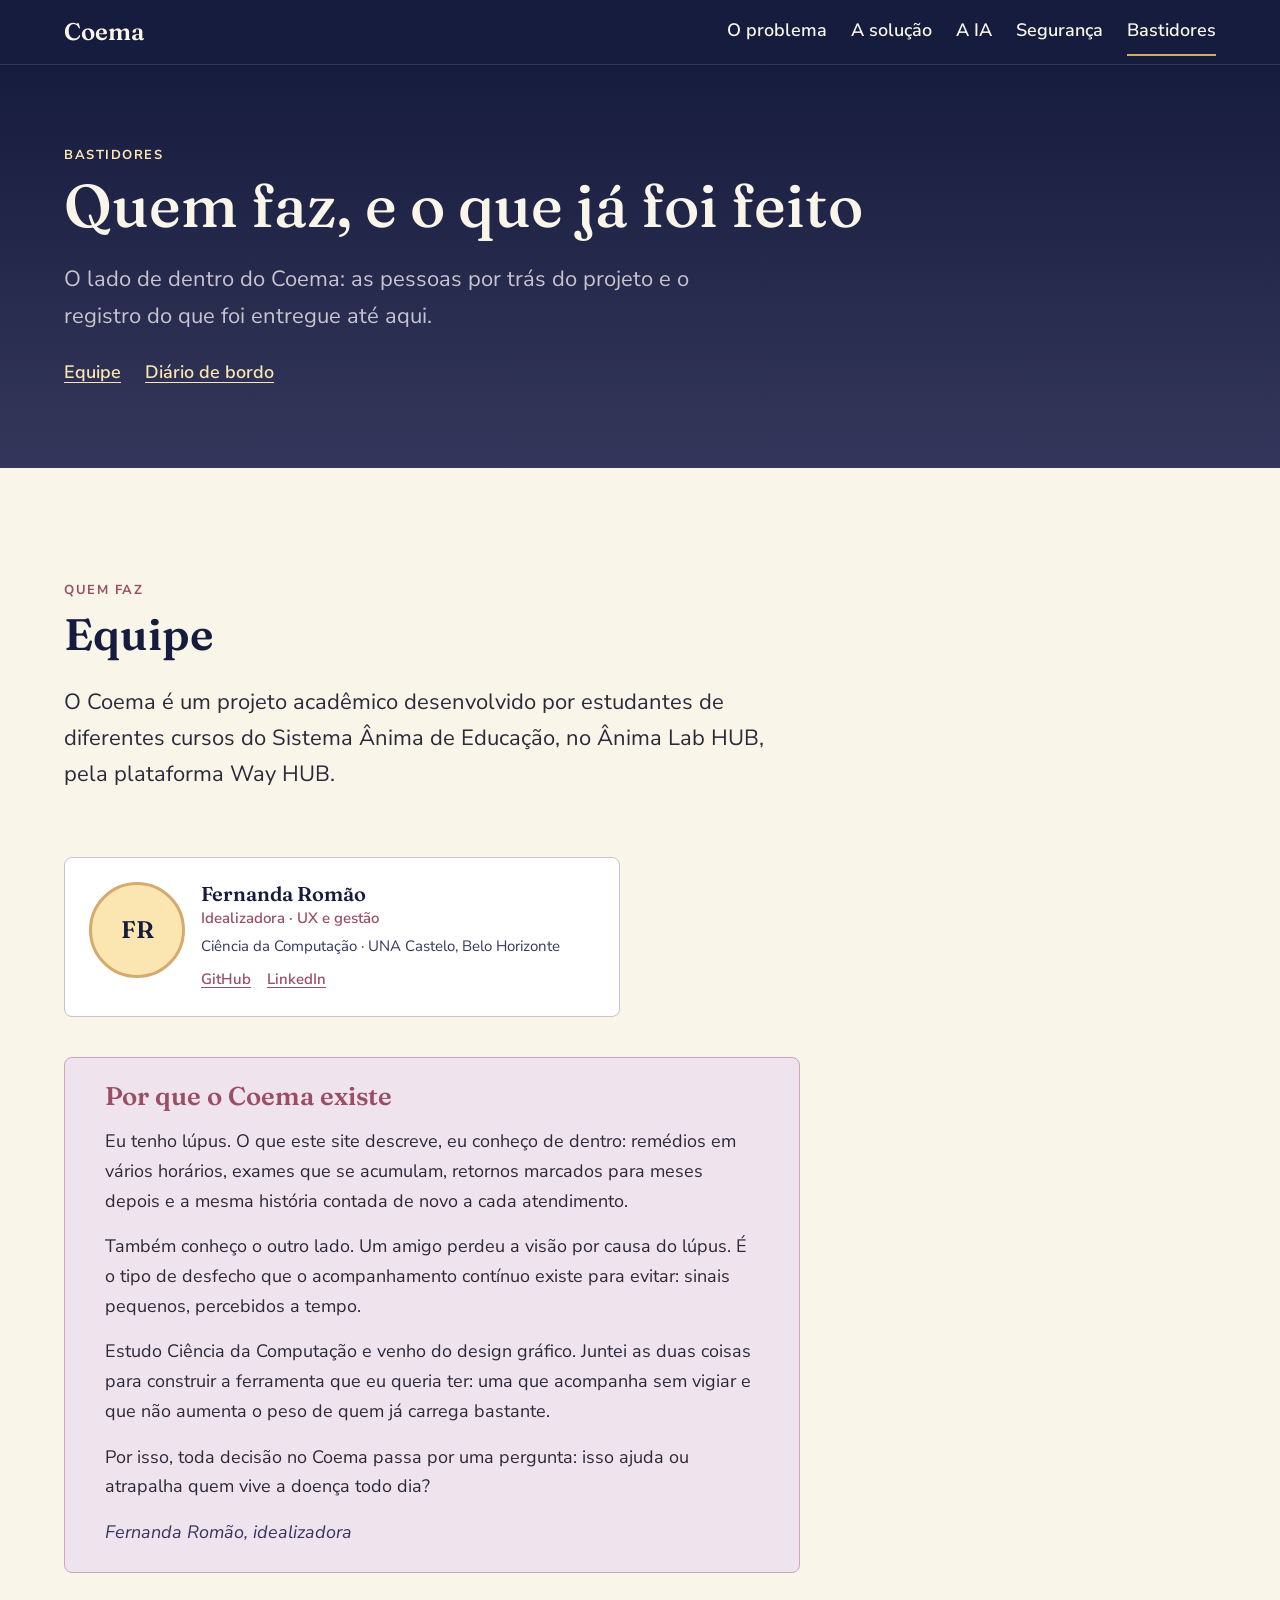
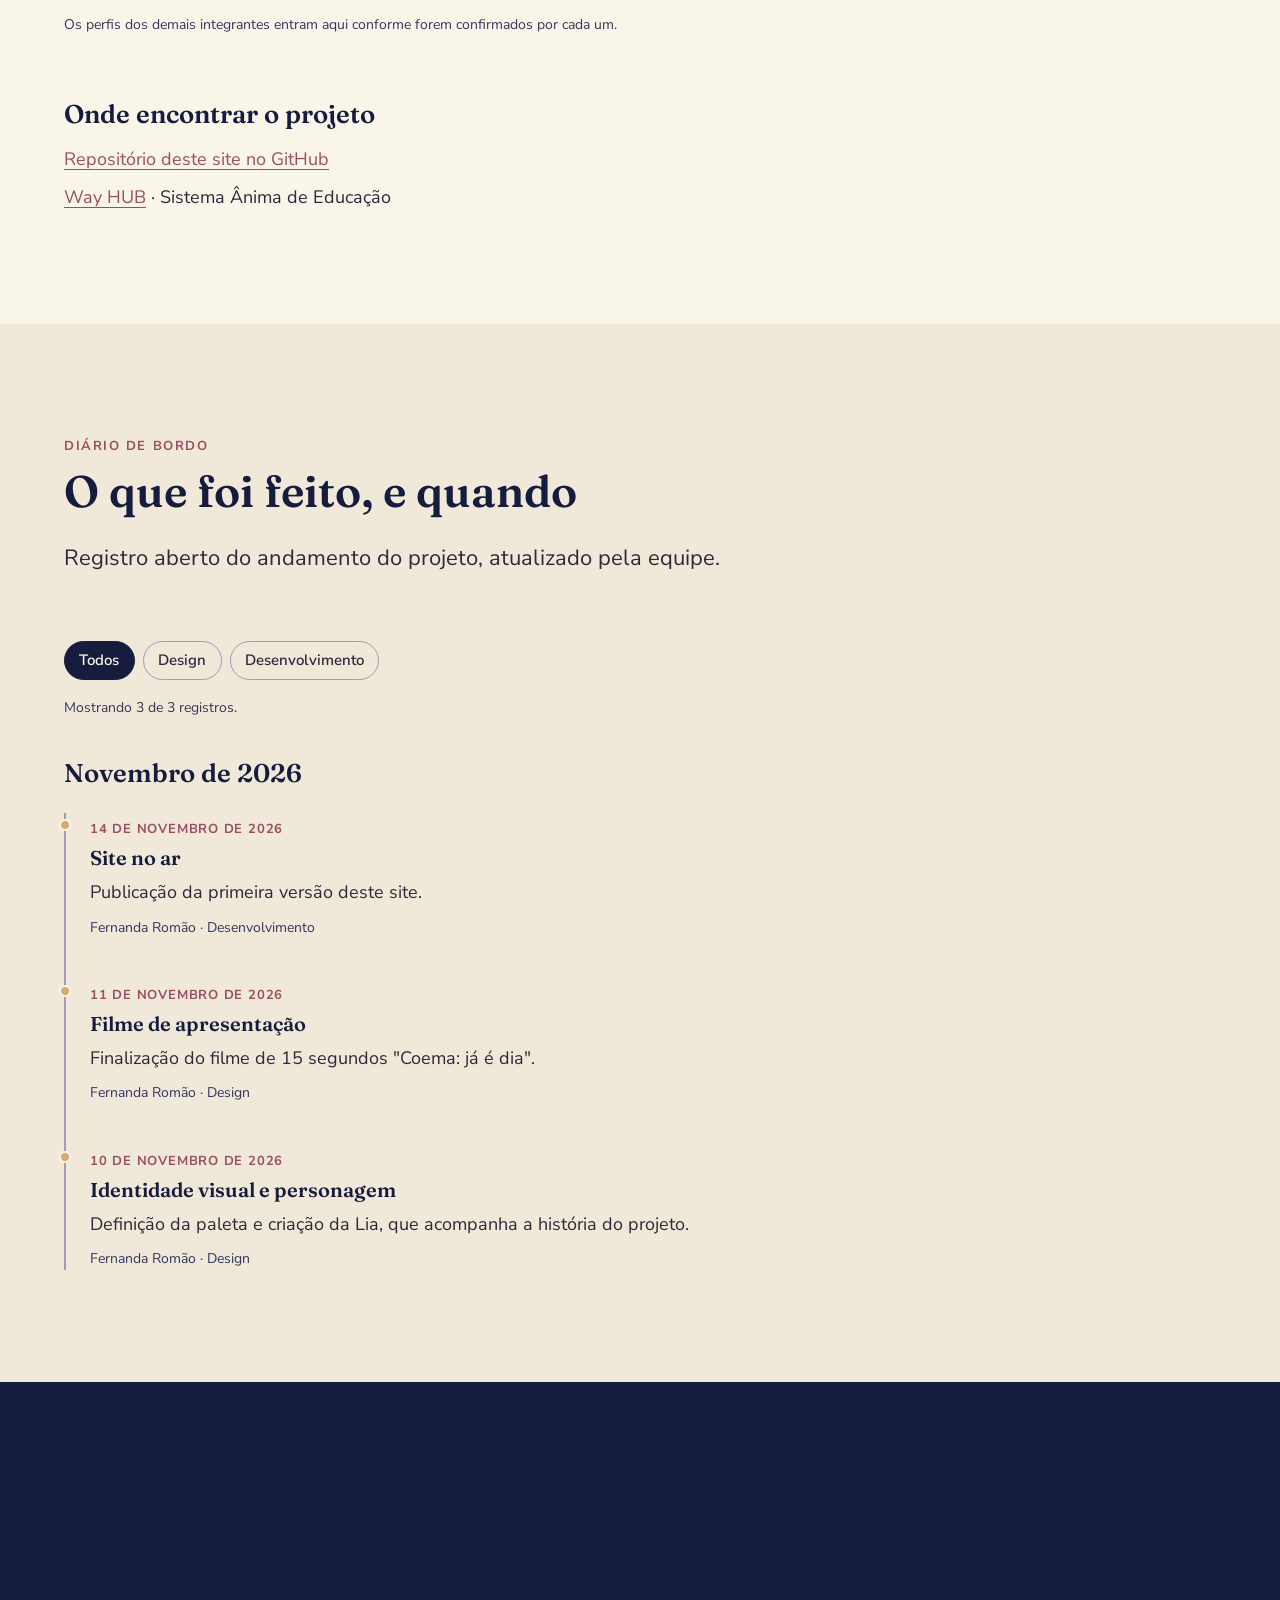
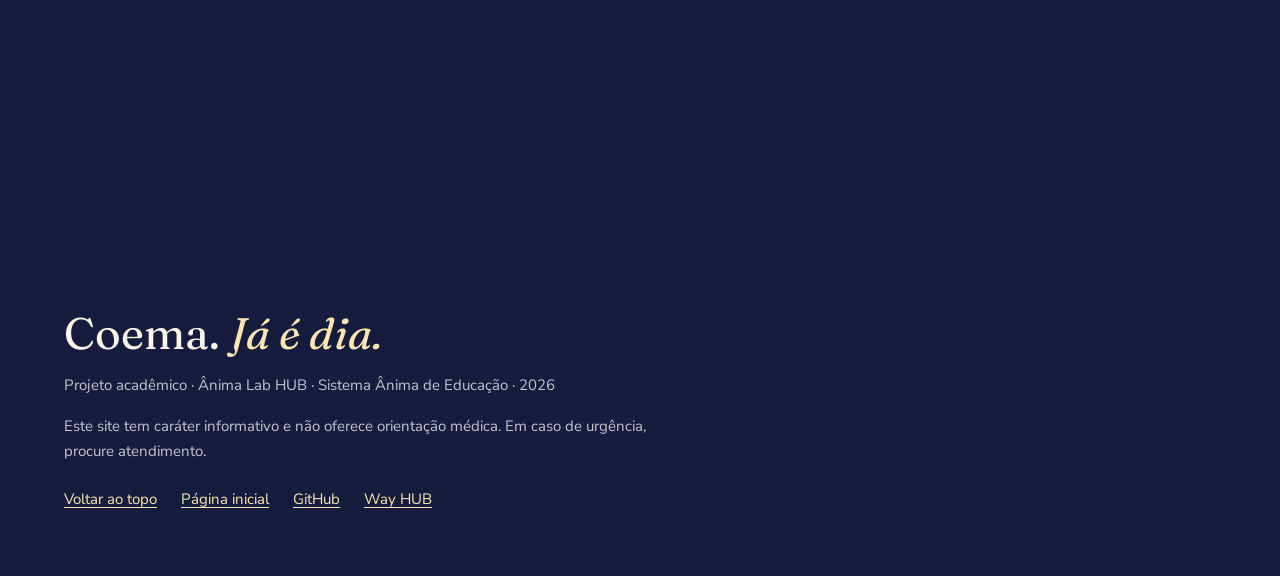
<file: bastidores.html>
<!doctype html>
<html lang="pt-BR">
  <head>
    <meta charset="UTF-8" />
    <meta name="viewport" content="width=device-width, initial-scale=1" />
    <meta
      http-equiv="Content-Security-Policy"
      content="default-src 'self'; script-src 'self'; style-src 'self'; img-src 'self' data:; font-src 'self'; media-src 'self'; connect-src 'self'; object-src 'none'; base-uri 'self'; form-action 'none'"
    />
    <meta name="referrer" content="strict-origin-when-cross-origin" />

    <title>Bastidores · Coema</title>
    <meta
      name="description"
      content="Quem faz o Coema e o diário de bordo do projeto: o que foi feito, e quando."
    />
    <meta name="theme-color" content="#161C3D" />

    <meta property="og:type" content="website" />
    <meta property="og:locale" content="pt_BR" />
    <meta property="og:title" content="Bastidores · Coema" />
    <meta
      property="og:description"
      content="Quem faz o Coema e o diário de bordo do projeto."
    />
    <meta
      property="og:url"
      content="https://nandaromao.github.io/coema-site/bastidores.html"
    />
    <meta
      property="og:image"
      content="https://nandaromao.github.io/coema-site/img/previa.jpg"
    />
    <meta name="twitter:card" content="summary_large_image" />

    <link rel="icon" href="img/favicon.svg" type="image/svg+xml" />
    <link
      rel="preload"
      href="fonts/fraunces.woff2"
      as="font"
      type="font/woff2"
      crossorigin
    />
    <link
      rel="preload"
      href="fonts/nunito-sans.woff2"
      as="font"
      type="font/woff2"
      crossorigin
    />

    <link rel="stylesheet" href="css/base.css" />
    <link rel="stylesheet" href="css/layout.css" />
    <link rel="stylesheet" href="css/componentes.css" />
    <link rel="stylesheet" href="css/secoes.css" />

    <script type="module" src="js/main.js"></script>
  </head>
  <body>
    <a class="pular" href="#conteudo">Pular para o conteúdo</a>

    <header class="cabecalho">
      <div class="container cabecalho__interno">
        <a
          class="cabecalho__marca"
          href="index.html"
          aria-label="Coema, página inicial"
          >Coema</a
        >

        <button
          class="cabecalho__botao"
          type="button"
          aria-expanded="false"
          aria-controls="menu-principal"
        >
          <span class="cabecalho__botao-texto">Menu</span>
        </button>

        <nav class="menu" id="menu-principal" aria-label="Navegação principal">
          <ul class="menu__lista">
            <li><a class="menu__link" href="index.html#problema">O problema</a></li>
            <li><a class="menu__link" href="index.html#solucao">A solução</a></li>
            <li><a class="menu__link" href="index.html#ia">A IA</a></li>
            <li><a class="menu__link" href="index.html#seguranca">Segurança</a></li>
            <li>
              <a class="menu__link" href="bastidores.html" aria-current="page"
                >Bastidores</a
              >
            </li>
          </ul>
        </nav>
      </div>
    </header>

    <main id="conteudo">
      <!-- TOPO DA PÁGINA -->
      <section class="pagina-topo" id="topo" aria-labelledby="pagina-titulo">
        <div class="container">
          <p class="rotulo rotulo--claro">Bastidores</p>
          <h1 class="pagina-topo__titulo" id="pagina-titulo">
            Quem faz, e o que já foi feito
          </h1>
          <p class="pagina-topo__texto">
            O lado de dentro do Coema: as pessoas por trás do projeto e o
            registro do que foi entregue até aqui.
          </p>
          <p class="pagina-topo__atalhos">
            <a href="#equipe">Equipe</a>
            <a href="#diario">Diário de bordo</a>
          </p>
        </div>
      </section>

      <!-- EQUIPE COMPLETA -->
      <section class="secao" id="equipe" aria-labelledby="equipe-titulo">
        <div class="container">
          <header class="secao__cabecalho">
            <p class="rotulo">Quem faz</p>
            <h2 class="secao__titulo" id="equipe-titulo">Equipe</h2>
            <p class="secao__intro">
              O Coema é um projeto acadêmico desenvolvido por estudantes de
              diferentes cursos do Sistema Ânima de Educação, no Ânima Lab HUB,
              pela plataforma Way HUB.
            </p>
          </header>

          <!-- EQUIPE (completa): um <li class="pessoa pessoa--completa"> por integrante.
               Com foto:  <img class="pessoa__foto" src="img/equipe/nome.webp" width="160" height="160" alt="" />
               Sem foto:  <span class="pessoa__foto pessoa__foto--iniciais" aria-hidden="true">AB</span>
               Links: GitHub e LinkedIn para quem é dev; só LinkedIn para os demais. Pode ficar sem nenhum.
          -->
          <ul class="pessoas pessoas--completas">
            <li class="pessoa pessoa--completa">
              <span
                class="pessoa__foto pessoa__foto--iniciais"
                aria-hidden="true"
                >FR</span
              >
              <div>
                <h3 class="pessoa__nome">Fernanda Romão</h3>
                <p class="pessoa__funcao">Idealizadora · UX e gestão</p>
                <p class="pessoa__curso">
                  Ciência da Computação · UNA Castelo, Belo Horizonte
                </p>
                <!-- BIO: duas ou três frases sobre o que faz no projeto.
                <p class="pessoa__bio">...</p>
                -->
                <p class="pessoa__links">
                  <a
                    href="https://github.com/NandaRomao"
                    target="_blank"
                    rel="noopener noreferrer"
                    >GitHub</a
                  >
                  <a
                    href="https://www.linkedin.com/in/romaonanda/"
                    target="_blank"
                    rel="noopener noreferrer"
                    >LinkedIn</a
                  >
                </p>
              </div>
            </li>
          </ul>

          <!-- POR QUE O COEMA EXISTE: caixa pessoal da idealizadora -->
          <aside class="historia" aria-labelledby="historia-titulo">
            <h3 class="historia__titulo" id="historia-titulo">
              Por que o Coema existe
            </h3>
            <p>
              Eu tenho lúpus. O que este site descreve, eu conheço de dentro:
              remédios em vários horários, exames que se acumulam, retornos
              marcados para meses depois e a mesma história contada de novo a
              cada atendimento.
            </p>
            <p>
              Também conheço o outro lado. Um amigo perdeu a visão por causa do
              lúpus. É o tipo de desfecho que o acompanhamento contínuo existe
              para evitar: sinais pequenos, percebidos a tempo.
            </p>
            <p>
              Estudo Ciência da Computação e venho do design gráfico. Juntei as
              duas coisas para construir a ferramenta que eu queria ter: uma que
              acompanha sem vigiar e que não aumenta o peso de quem já carrega
              bastante.
            </p>
            <p>
              Por isso, toda decisão no Coema passa por uma pergunta: isso ajuda
              ou atrapalha quem vive a doença todo dia?
            </p>
            <p class="historia__assinatura">Fernanda Romão, idealizadora</p>
          </aside>

          <p class="nota">
            Os perfis dos demais integrantes entram aqui conforme forem
            confirmados por cada um.
          </p>

          <div class="onde">
            <h3 class="onde__titulo">Onde encontrar o projeto</h3>
            <ul class="onde__lista">
              <li>
                <a
                  href="https://github.com/NandaRomao/coema-site"
                  target="_blank"
                  rel="noopener noreferrer"
                  >Repositório deste site no GitHub</a
                >
              </li>
              <li>
                <a
                  href="https://way.animahub.com.br/"
                  target="_blank"
                  rel="noopener noreferrer"
                  >Way HUB</a
                >
                · Sistema Ânima de Educação
              </li>
              <!-- CONTATO: acrescentar o e-mail do projeto quando estiver definido:
              <li><a href="mailto:ENDERECO">ENDERECO</a></li>
              -->
            </ul>
          </div>
        </div>
      </section>

      <!-- DIÁRIO DE BORDO COMPLETO -->
      <section
        class="secao diario-secao"
        id="diario"
        aria-labelledby="diario-titulo"
      >
        <div class="container">
          <header class="secao__cabecalho">
            <p class="rotulo">Diário de bordo</p>
            <h2 class="secao__titulo" id="diario-titulo">
              O que foi feito, e quando
            </h2>
            <p class="secao__intro">
              Registro aberto do andamento do projeto, atualizado pela equipe.
            </p>
          </header>

          <div class="diario" data-diario data-fonte="data/diario.json">
            <div
              class="diario__filtros"
              role="group"
              aria-label="Filtrar registros por tipo"
            ></div>
            <p class="diario__status" aria-live="polite"></p>
            <div class="diario__lista"></div>
            <button
              class="botao botao--escuro diario__mais"
              type="button"
              hidden
            >
              Ver registros anteriores
            </button>
          </div>

          <noscript>
            <p class="nota">
              Os registros do diário aparecem com JavaScript ativado.
            </p>
          </noscript>
        </div>
      </section>
    </main>

    <footer class="rodape">
      <img
        class="rodape__imagem"
        src="img/cenas/morro.webp"
        width="1200"
        height="1101"
        loading="lazy"
        decoding="async"
        alt="Ilustração de uma mulher de costas, no alto de um morro, olhando o sol nascer sobre a cidade."
      />

      <div class="container rodape__interno">
        <p class="rodape__marca">Coema. <em>Já é dia.</em></p>
        <p>
          Projeto acadêmico · Ânima Lab HUB · Sistema Ânima de Educação ·
          <span data-ano>2026</span>
        </p>
        <p class="rodape__aviso">
          Este site tem caráter informativo e não oferece orientação médica. Em
          caso de urgência, procure atendimento.
        </p>
        <ul class="rodape__links">
          <li><a href="#topo">Voltar ao topo</a></li>
          <li><a href="index.html">Página inicial</a></li>
          <li>
            <a
              href="https://github.com/NandaRomao/coema-site"
              target="_blank"
              rel="noopener noreferrer"
              >GitHub</a
            >
          </li>
          <li>
            <a
              href="https://way.animahub.com.br/"
              target="_blank"
              rel="noopener noreferrer"
              >Way HUB</a
            >
          </li>
        </ul>
      </div>
    </footer>
  </body>
</html>
</file>
<file: css/base.css>
/* Fontes, variáveis, reset e tipografia */

@font-face {
  font-family: "Fraunces";
  src: url("../fonts/fraunces.woff2") format("woff2");
  font-weight: 100 900;
  font-style: normal;
  font-display: swap;
}

@font-face {
  font-family: "Fraunces";
  src: url("../fonts/fraunces-italico.woff2") format("woff2");
  font-weight: 100 900;
  font-style: italic;
  font-display: swap;
}

@font-face {
  font-family: "Nunito Sans";
  src: url("../fonts/nunito-sans.woff2") format("woff2");
  font-weight: 200 1000;
  font-style: normal;
  font-display: swap;
}

@font-face {
  font-family: "Nunito Sans";
  src: url("../fonts/nunito-sans-italico.woff2") format("woff2");
  font-weight: 200 1000;
  font-style: italic;
  font-display: swap;
}

:root {
  /* Paleta extraída das ilustrações */
  --noite: #161c3d;
  --indigo: #34375b;
  --lavanda: #a898b9;
  --lavanda-clara: #c8c3ce;
  --aurora: #f2c8b7;
  --mostarda: #d4aa6e;
  --sol: #fbe6b1;
  --terracota: #c3917a;
  --papel: #f9f5e9;
  --grafite: #2b2a3a;
  --rose-escuro: #9a4e63;
  --azul-profundo: #3e5f80;
  --lavanda-rosada: #efe3ee;
  --lavanda-rosada-borda: #c9a7c1;

  /* Triagem */
  --verde: #6fae7d;
  --amarelo: #e8b84b;
  --vermelho: #d96c6c;

  --fonte-titulo: "Fraunces", Georgia, "Times New Roman", serif;
  --fonte-texto: "Nunito Sans", system-ui, -apple-system, "Segoe UI", sans-serif;

  --texto-p: clamp(1rem, 0.95rem + 0.25vw, 1.125rem);
  --texto-g: clamp(1.125rem, 1rem + 0.6vw, 1.375rem);
  --titulo-2: clamp(1.75rem, 1.3rem + 2vw, 2.75rem);
  --titulo-3: clamp(1.25rem, 1.1rem + 0.7vw, 1.6rem);

  --espaco-1: 0.5rem;
  --espaco-2: 1rem;
  --espaco-3: 1.5rem;
  --espaco-4: 2.5rem;
  --espaco-5: 4rem;
  --espaco-secao: clamp(4rem, 3rem + 5vw, 7.5rem);

  --largura: 72rem;
  --raio: 0.5rem;
  --altura-cabecalho: 4rem;
}

*,
*::before,
*::after {
  box-sizing: border-box;
}

html {
  scroll-behavior: smooth;
  scroll-padding-top: calc(var(--altura-cabecalho) + 1rem);
  -webkit-text-size-adjust: 100%;
}

body {
  margin: 0;
  background-color: var(--papel);
  color: var(--grafite);
  font-family: var(--fonte-texto);
  font-size: var(--texto-p);
  line-height: 1.65;
}

h1,
h2,
h3,
p,
ul,
ol,
figure {
  margin: 0;
}

h1,
h2,
h3 {
  font-family: var(--fonte-titulo);
  font-weight: 600;
  line-height: 1.15;
  text-wrap: balance;
}

p {
  text-wrap: pretty;
}

img,
video {
  display: block;
  max-width: 100%;
  height: auto;
}

a {
  color: var(--rose-escuro);
  text-underline-offset: 0.2em;
}

:focus-visible {
  outline: 3px solid var(--mostarda);
  outline-offset: 3px;
  border-radius: 2px;
}

.rotulo {
  font-size: 0.8125rem;
  font-weight: 700;
  letter-spacing: 0.12em;
  text-transform: uppercase;
  color: var(--rose-escuro);
}

.rotulo--claro {
  color: var(--sol);
}

.pular {
  position: absolute;
  left: 1rem;
  top: -4rem;
  z-index: 100;
  padding: 0.75rem 1rem;
  background-color: var(--sol);
  color: var(--noite);
  font-weight: 700;
  border-radius: var(--raio);
}

.pular:focus {
  top: 1rem;
}

@media (prefers-reduced-motion: reduce) {
  html {
    scroll-behavior: auto;
  }

  *,
  *::before,
  *::after {
    animation-duration: 0.01ms !important;
    transition-duration: 0.01ms !important;
  }
}
</file>
<file: css/layout.css>
/* Container, cabeçalho e botões */

.container {
  width: min(100% - 2.5rem, var(--largura));
  margin-inline: auto;
}

.cabecalho {
  position: sticky;
  top: 0;
  z-index: 50;
  background-color: var(--noite);
  border-bottom: 1px solid var(--indigo);
}

.cabecalho__interno {
  display: flex;
  flex-wrap: wrap;
  align-items: center;
  justify-content: space-between;
  min-height: var(--altura-cabecalho);
  gap: var(--espaco-2);
}

.cabecalho__marca {
  font-family: var(--fonte-titulo);
  font-size: 1.5rem;
  font-weight: 600;
  color: var(--papel);
  text-decoration: none;
}

.cabecalho__botao {
  display: none;
  padding: 0.5rem 0.9rem;
  background: none;
  border: 1px solid var(--lavanda);
  border-radius: var(--raio);
  color: var(--papel);
  font: inherit;
  font-weight: 700;
  cursor: pointer;
}

.menu__lista {
  display: flex;
  flex-wrap: wrap;
  gap: 0.25rem 1.5rem;
  padding: 0;
  list-style: none;
}

.menu__link {
  display: block;
  padding: 0.5rem 0;
  color: var(--papel);
  font-weight: 600;
  text-decoration: none;
  border-bottom: 2px solid transparent;
  transition: border-color 0.2s ease;
}

.menu__link:hover,
.menu__link--ativo {
  border-bottom-color: var(--mostarda);
}

/* Sem JavaScript, o menu fica sempre visível. Com JavaScript, recolhe no celular. */
@media (max-width: 47.99rem) {
  .js .cabecalho__botao {
    display: inline-block;
  }

  .js .menu {
    display: none;
    width: 100%;
    padding-bottom: var(--espaco-2);
  }

  .js .menu--aberto {
    display: block;
  }

  .js .menu__lista {
    flex-direction: column;
    gap: 0;
  }

  .js .menu__link {
    padding: 0.75rem 0;
  }
}

.botao {
  display: inline-block;
  padding: 0.8rem 1.4rem;
  border: 2px solid transparent;
  border-radius: var(--raio);
  font-weight: 700;
  text-decoration: none;
  transition: background-color 0.2s ease, color 0.2s ease, transform 0.2s ease;
}

.botao:hover {
  transform: translateY(-2px);
}

.botao--sol {
  background-color: var(--sol);
  color: var(--noite);
}

.botao--sol:hover {
  background-color: var(--mostarda);
}

.botao--contorno {
  border-color: var(--lavanda);
  color: var(--papel);
}

.botao--contorno:hover {
  background-color: var(--indigo);
}

/* Estrutura comum das seções */

.secao {
  padding-block: var(--espaco-secao);
}

.secao__cabecalho {
  max-width: 46rem;
  margin-bottom: var(--espaco-5);
}

.secao__titulo {
  margin-top: var(--espaco-1);
  font-size: var(--titulo-2);
  color: var(--noite);
}

.secao__intro {
  margin-top: var(--espaco-3);
  font-size: var(--texto-g);
}

.nota {
  margin-top: var(--espaco-4);
  max-width: 46rem;
  font-size: 0.875rem;
  color: var(--indigo);
}
</file>
<file: css/componentes.css>
/* Listas com marcador */

.lista {
  display: grid;
  gap: var(--espaco-2);
  padding: 0;
  list-style: none;
}

.lista li {
  position: relative;
  padding-left: 1.75rem;
}

.lista li::before {
  content: "";
  position: absolute;
  left: 0;
  top: 0.6em;
  width: 0.75rem;
  height: 0.75rem;
  border-radius: 50%;
}

.lista--problema li::before {
  border: 2px solid var(--rose-escuro);
}

.lista--resposta li::before {
  background-color: var(--mostarda);
}

/* Figura larga, centralizada */

.figura-ampla {
  max-width: 30rem;
  margin: var(--espaco-5) auto 0;
}

.figura-ampla img {
  width: 100%;
  border-radius: var(--raio);
}

.figura-ampla figcaption,
.solucao__figura figcaption {
  margin-top: var(--espaco-1);
  font-size: 0.875rem;
  font-style: italic;
  color: var(--indigo);
}

/* Pares "dificuldade e resposta" */

.pares__paineis {
  display: grid;
  gap: var(--espaco-3);
}

.par {
  padding: var(--espaco-3);
  background-color: #fff;
  border: 1px solid var(--lavanda-clara);
  border-left: 4px solid var(--mostarda);
  border-radius: var(--raio);
}

.par__dor {
  font-size: 0.9375rem;
  font-weight: 700;
  color: var(--rose-escuro);
}

.par__numero {
  font-family: var(--fonte-titulo);
  font-weight: 400;
  margin-right: 0.25rem;
}

.par__resposta {
  margin-top: var(--espaco-1);
  font-size: var(--titulo-3);
  color: var(--noite);
}

.par__resposta + p {
  margin-top: var(--espaco-2);
  max-width: 38rem;
}

/* Modo abas: só em tela larga e com JavaScript */

.pares__abas[hidden] {
  display: none;
}

.pares--abas {
  display: grid;
  grid-template-columns: 5fr 7fr;
  gap: var(--espaco-4);
  align-items: start;
}

.pares--abas .pares__abas {
  display: flex;
  flex-direction: column;
  gap: 0.25rem;
}

.pares__aba {
  padding: 0.85rem 1rem;
  background: none;
  border: 0;
  border-left: 3px solid var(--lavanda-clara);
  color: var(--grafite);
  font: inherit;
  font-weight: 600;
  text-align: left;
  cursor: pointer;
  transition: background-color 0.2s ease, border-color 0.2s ease;
}

.pares__aba:hover {
  background-color: var(--papel-sombra);
}

.pares__aba[aria-selected="true"] {
  background-color: var(--sol);
  border-left-color: var(--rose-escuro);
  color: var(--noite);
}

.pares--abas .par {
  min-height: 16rem;
  padding: var(--espaco-4);
  animation: surgir 0.3s ease;
}

@keyframes surgir {
  from {
    opacity: 0;
    transform: translateY(6px);
  }

  to {
    opacity: 1;
    transform: none;
  }
}

/* Lista "o que nunca faz" */

.lista--nunca li::before {
  content: "×";
  top: 0;
  width: auto;
  height: auto;
  border-radius: 0;
  font-size: 1.25rem;
  font-weight: 700;
  line-height: 1.3;
  color: var(--rose-escuro);
}

/* Passos numerados em linha */

.passos {
  display: grid;
  gap: var(--espaco-4);
  padding: 0;
  list-style: none;
}

@media (min-width: 52rem) {
  .passos {
    grid-template-columns: repeat(3, 1fr);
  }
}

.passo {
  padding-top: var(--espaco-3);
  border-top: 2px solid var(--mostarda);
}

.passo__numero {
  display: block;
  font-family: var(--fonte-titulo);
  font-size: 2.5rem;
  font-weight: 300;
  line-height: 1;
  color: var(--rose-escuro);
}

.passo__titulo {
  margin-top: var(--espaco-2);
  font-size: var(--titulo-3);
  color: var(--noite);
}

.passo__titulo + p {
  margin-top: var(--espaco-1);
}

/* Etapas em linha vertical */

.etapas {
  margin-top: var(--espaco-4);
  padding: 0;
  list-style: none;
  counter-reset: etapa;
}

.etapa {
  position: relative;
  padding: 0 0 var(--espaco-3) 3.25rem;
  counter-increment: etapa;
}

.etapa::before {
  content: counter(etapa);
  position: absolute;
  left: 0;
  top: 0;
  display: grid;
  place-items: center;
  width: 2.25rem;
  height: 2.25rem;
  background-color: var(--sol);
  border: 2px solid var(--mostarda);
  border-radius: 50%;
  font-weight: 700;
  color: var(--noite);
}

.etapa::after {
  content: "";
  position: absolute;
  left: 1.0625rem;
  top: 2.25rem;
  bottom: 0;
  width: 2px;
  background-color: var(--lavanda);
}

.etapa:last-child {
  padding-bottom: 0;
}

.etapa:last-child::after {
  display: none;
}

.etapa__titulo {
  margin: 0;
  padding-top: 0.25rem;
  font-family: var(--fonte-texto);
  font-size: 1.0625rem;
  font-weight: 700;
  color: var(--noite);
}

.etapa__titulo + p {
  margin-top: 0.25rem;
}

/* Quadro de exemplo */

.exemplo {
  padding: var(--espaco-3);
  background-color: #fff;
  border: 1px dashed var(--lavanda);
  border-radius: var(--raio);
}

.exemplo__rotulo {
  display: inline-block;
  padding: 0.15rem 0.6rem;
  background-color: var(--noite);
  border-radius: 999px;
  font-size: 0.75rem;
  font-weight: 700;
  letter-spacing: 0.08em;
  text-transform: uppercase;
  color: var(--papel);
}

.exemplo__titulo {
  margin: var(--espaco-3) 0 var(--espaco-1);
  font-family: var(--fonte-texto);
  font-size: 0.875rem;
  font-weight: 700;
  color: var(--rose-escuro);
}

.exemplo__fala {
  padding-left: var(--espaco-2);
  border-left: 3px solid var(--aurora);
  font-family: var(--fonte-titulo);
  font-style: italic;
  font-size: 1.125rem;
}

.exemplo__lista {
  display: grid;
  gap: 0.25rem;
  margin: 0;
}

.exemplo__lista dt {
  margin-top: var(--espaco-1);
  font-weight: 700;
  color: var(--noite);
}

.exemplo__lista dd {
  margin: 0;
}

/* Cartões dos três níveis */

.niveis {
  display: grid;
  gap: var(--espaco-3);
}

@media (min-width: 52rem) {
  .niveis {
    grid-template-columns: repeat(3, 1fr);
  }
}

.nivel {
  padding: var(--espaco-3);
  background-color: #fff;
  background-color: color-mix(in srgb, var(--cor-nivel) 12%, #fff);
  border: 1px solid var(--lavanda-clara);
  border-top: 8px solid var(--cor-nivel);
  border-radius: var(--raio);
}

.nivel--verde {
  --cor-nivel: var(--verde);
}

.nivel--amarelo {
  --cor-nivel: var(--amarelo);
}

.nivel--vermelho {
  --cor-nivel: var(--vermelho);
}

.nivel__icone {
  color: var(--noite);
}

.nivel__nome {
  margin-top: var(--espaco-2);
  font-size: var(--titulo-3);
  color: var(--noite);
}

.nivel__descricao {
  display: block;
  font-family: var(--fonte-texto);
  font-size: 1rem;
  font-weight: 700;
  color: var(--indigo);
}

.nivel__nome + p {
  margin-top: var(--espaco-2);
}

/* Demonstração da triagem: só aparece com JavaScript */

.demo {
  display: none;
  margin-top: var(--espaco-5);
  padding: clamp(1.5rem, 1rem + 3vw, 3rem);
  background-color: var(--papel-sombra);
  border-radius: var(--raio);
}

.js .demo {
  display: block;
}

.demo__titulo {
  font-size: var(--titulo-3);
  color: var(--noite);
}

.demo__aviso {
  margin-top: var(--espaco-2);
  padding: var(--espaco-2);
  max-width: 46rem;
  background-color: var(--sol);
  border-left: 4px solid var(--mostarda);
  border-radius: var(--raio);
  color: var(--noite);
}

.demo__form {
  display: grid;
  gap: var(--espaco-3);
  margin-top: var(--espaco-4);
}

@media (min-width: 60rem) {
  .demo__form {
    grid-template-columns: repeat(3, 1fr);
  }

  .resultado {
    grid-column: 1 / -1;
  }
}

.demo__grupo {
  margin: 0;
  padding: 0;
  border: 0;
}

.demo__grupo legend {
  margin-bottom: var(--espaco-1);
  padding: 0;
  font-weight: 700;
  color: var(--noite);
}

.opcao {
  display: flex;
  align-items: center;
  gap: 0.6rem;
  padding: 0.5rem 0;
  cursor: pointer;
}

.opcao input {
  width: 1.25rem;
  height: 1.25rem;
  margin: 0;
  accent-color: var(--rose-escuro);
}

.resultado {
  min-height: 9rem;
  padding: var(--espaco-3);
  background-color: #fff;
  border: 1px solid var(--lavanda-clara);
  border-left: 8px solid var(--lavanda);
  border-radius: var(--raio);
}

.resultado[data-nivel="verde"] {
  border-left-color: var(--verde);
  background-color: color-mix(in srgb, var(--verde) 12%, #fff);
}

.resultado[data-nivel="amarelo"] {
  border-left-color: var(--amarelo);
  background-color: color-mix(in srgb, var(--amarelo) 12%, #fff);
}

.resultado[data-nivel="vermelho"] {
  border-left-color: var(--vermelho);
  background-color: color-mix(in srgb, var(--vermelho) 12%, #fff);
}

.resultado__nivel {
  font-family: var(--fonte-titulo);
  font-size: var(--titulo-3);
  font-weight: 600;
  color: var(--noite);
}

.resultado__texto:not(:empty),
.resultado__regra:not(:empty) {
  margin-top: var(--espaco-1);
}

.resultado__regra {
  font-size: 0.9375rem;
  font-style: italic;
  color: var(--indigo);
}

/* Grade de garantias (segurança) */

.garantias {
  display: grid;
  gap: var(--espaco-4) var(--espaco-5);
  padding: 0;
  list-style: none;
}

@media (min-width: 40rem) {
  .garantias {
    grid-template-columns: repeat(2, 1fr);
  }
}

@media (min-width: 64rem) {
  .garantias {
    grid-template-columns: repeat(3, 1fr);
  }
}

.garantia__icone {
  color: var(--sol);
}

.garantia__titulo {
  margin-top: var(--espaco-1);
  font-size: 1.25rem;
}

.garantia__titulo + p {
  margin-top: var(--espaco-1);
  color: var(--lavanda-clara);
}

/* Fases do projeto */

.fases {
  display: grid;
  gap: var(--espaco-3);
  padding: 0;
  list-style: none;
}

@media (min-width: 52rem) {
  .fases {
    grid-template-columns: repeat(3, 1fr);
  }
}

.fase {
  padding: var(--espaco-3);
  border: 1px solid var(--lavanda-clara);
  border-top: 4px solid var(--lavanda);
  border-radius: var(--raio);
}

.fase--atual {
  background-color: #fff;
  border-top-color: var(--mostarda);
}

.fase__quando {
  font-size: 0.8125rem;
  font-weight: 700;
  letter-spacing: 0.1em;
  text-transform: uppercase;
  color: var(--rose-escuro);
}

.fase__selo {
  margin-left: 0.5rem;
  padding: 0.15rem 0.6rem;
  background-color: var(--sol);
  border-radius: 999px;
  letter-spacing: 0.04em;
  color: var(--noite);
}

.fase__titulo {
  margin-top: var(--espaco-1);
  font-size: var(--titulo-3);
  color: var(--noite);
}

.fase__titulo + p {
  margin-top: var(--espaco-1);
}

/* Caixa de destaque: limites da IA */

.limites {
  margin-top: var(--espaco-5);
  padding: var(--espaco-3) var(--espaco-4);
  background-color: #fff;
  border: 2px solid var(--rose-escuro);
  border-left-width: 8px;
  border-radius: var(--raio);
}

.limites__titulo {
  margin-bottom: var(--espaco-2);
  font-size: var(--titulo-3);
  color: var(--rose-escuro);
}

.limites .lista {
  font-weight: 600;
  color: var(--noite);
}
.fase__lista {
  margin-top: var(--espaco-2);
  gap: var(--espaco-1);
  font-size: 0.9375rem;
}
/* Botão escuro, para fundos claros */

.botao--escuro {
  background-color: var(--noite);
  color: var(--papel);
  font: inherit;
  font-weight: 700;
  cursor: pointer;
}

.botao--escuro:hover {
  background-color: var(--indigo);
}

/* Diário de bordo */

.diario__filtros {
  display: flex;
  flex-wrap: wrap;
  gap: var(--espaco-1);
}

.diario__filtro {
  padding: 0.4rem 0.9rem;
  background-color: transparent;
  border: 1px solid var(--lavanda);
  border-radius: 999px;
  color: var(--grafite);
  font: inherit;
  font-size: 0.9375rem;
  font-weight: 600;
  cursor: pointer;
  transition: background-color 0.2s ease, color 0.2s ease;
}

.diario__filtro:hover {
  background-color: var(--papel-sombra);
}

.diario__filtro[aria-pressed="true"] {
  background-color: var(--noite);
  border-color: var(--noite);
  color: var(--papel);
}

.diario__status {
  margin-top: var(--espaco-2);
  font-size: 0.875rem;
  color: var(--indigo);
}

.diario__mes {
  margin: var(--espaco-4) 0 var(--espaco-3);
  font-size: var(--titulo-3);
  color: var(--noite);
}

.diario__mais {
  margin-top: var(--espaco-4);
}

.diario__mais[hidden] {
  display: none;
}

/* Linha do tempo dos registros */

.registros {
  display: grid;
  gap: var(--espaco-4);
  max-width: 44rem;
  margin: 0;
  padding: 0 0 0 var(--espaco-3);
  border-left: 2px solid var(--lavanda);
  list-style: none;
}

.registro {
  position: relative;
}

.registro::before {
  content: "";
  position: absolute;
  left: calc(-1 * var(--espaco-3) - 0.4375rem);
  top: 0.4rem;
  width: 0.75rem;
  height: 0.75rem;
  background-color: var(--mostarda);
  border: 2px solid var(--papel);
  border-radius: 50%;
}

.registro article:focus {
  outline: none;
}

.registro article:focus-visible {
  outline: 3px solid var(--mostarda);
  outline-offset: 6px;
}

.registro__data {
  font-size: 0.8125rem;
  font-weight: 700;
  letter-spacing: 0.06em;
  text-transform: uppercase;
  color: var(--rose-escuro);
}

.registro__titulo {
  margin: 0.15rem 0 var(--espaco-1);
  font-family: var(--fonte-titulo);
  font-size: 1.25rem;
  font-weight: 600;
  line-height: 1.25;
  color: var(--noite);
}

.registro__meta {
  margin-top: var(--espaco-1);
  font-size: 0.875rem;
  color: var(--indigo);
}

/* Pessoas da equipe */

.pessoas {
  display: grid;
  gap: var(--espaco-3);
  margin: 0;
  padding: 0;
  list-style: none;
}

.pessoa {
  display: flex;
  align-items: center;
  gap: var(--espaco-2);
}

.pessoa__foto {
  flex: none;
  width: 4.5rem;
  height: 4.5rem;
  border: 3px solid var(--mostarda);
  border-radius: 50%;
  object-fit: cover;
}

.pessoa__foto--iniciais {
  display: grid;
  place-items: center;
  background-color: var(--sol);
  font-family: var(--fonte-titulo);
  font-size: 1.5rem;
  font-weight: 600;
  color: var(--noite);
}

.pessoa__nome {
  margin: 0;
  font-family: var(--fonte-titulo);
  font-size: 1.25rem;
  font-weight: 600;
  line-height: 1.2;
  color: var(--noite);
}

.pessoa__funcao {
  font-size: 0.9375rem;
  font-weight: 600;
  color: var(--rose-escuro);
}

.pessoa__curso,
.pessoa__bio {
  margin-top: 0.25rem;
  font-size: 0.9375rem;
}

.pessoa__curso {
  color: var(--indigo);
}

.pessoa__links {
  display: flex;
  flex-wrap: wrap;
  gap: var(--espaco-2);
  margin-top: var(--espaco-1);
  font-size: 0.9375rem;
  font-weight: 600;
}

.pessoas--completas {
  gap: var(--espaco-4);
}

@media (min-width: 52rem) {
  .pessoas--completas {
    grid-template-columns: repeat(2, 1fr);
  }
}

.pessoa--completa {
  align-items: flex-start;
  padding: var(--espaco-3);
  background-color: #fff;
  border: 1px solid var(--lavanda-clara);
  border-radius: var(--raio);
}

.pessoa--completa .pessoa__foto {
  width: 6rem;
  height: 6rem;
}

/* Diário em modo resumo (página principal) */

.diario--resumo .diario__status:empty {
  display: none;
}

.diario--resumo .registros {
  gap: var(--espaco-3);
}

/* Item do menu que corresponde à página aberta */

.menu__link[aria-current="page"] {
  border-bottom-color: var(--mostarda);
}
/* Caixa pessoal: por que o Coema existe */

.historia {
  max-width: 46rem;
  margin-top: var(--espaco-4);
  padding: var(--espaco-3) var(--espaco-4);
  background-color: var(--lavanda-rosada);
  border: 1px solid var(--lavanda-rosada-borda);
  border-radius: var(--raio);
}

.historia__titulo {
  margin-bottom: var(--espaco-2);
  font-family: var(--fonte-titulo);
  font-size: var(--titulo-3);
  color: var(--rose-escuro);
}

.historia p + p {
  margin-top: var(--espaco-2);
}

.historia__assinatura {
  font-style: italic;
  color: var(--indigo);
}

@media (max-width: 47.99rem) {
  .historia {
    padding: var(--espaco-3);
  }
}
</file>
<file: css/secoes.css>
/* Seção 1: abertura */

.abertura {
  background-color: var(--noite);
  background-image: linear-gradient(180deg, var(--noite) 0%, var(--indigo) 100%);
  color: var(--papel);
  padding-block: clamp(3rem, 2rem + 5vw, 6rem);
}

.abertura__grade {
  display: grid;
  gap: var(--espaco-4);
  align-items: center;
}

@media (min-width: 60rem) {
  .abertura__grade {
    grid-template-columns: 5fr 7fr;
    gap: var(--espaco-5);
  }
}

.abertura__titulo {
  margin-top: var(--espaco-2);
  font-size: clamp(3.5rem, 2.5rem + 6vw, 6.5rem);
  font-weight: 500;
  letter-spacing: -0.02em;
  line-height: 1;
}

.abertura__subtitulo {
  margin-top: var(--espaco-1);
  font-family: var(--fonte-titulo);
  font-style: italic;
  font-size: clamp(1.5rem, 1.2rem + 1.5vw, 2.25rem);
  color: var(--sol);
}

.abertura__frase {
  margin-top: var(--espaco-3);
  font-size: var(--texto-g);
  font-weight: 600;
  max-width: 28ch;
}

.abertura__apoio {
  margin-top: var(--espaco-2);
  max-width: 44ch;
  color: var(--lavanda-clara);
}

.abertura__acoes {
  display: flex;
  flex-wrap: wrap;
  gap: var(--espaco-2);
  margin-top: var(--espaco-4);
}

.video {
  width: 100%;
  aspect-ratio: 16 / 9;
  background-color: var(--noite);
  border-radius: var(--raio);
  box-shadow: 0 1.5rem 3rem rgb(0 0 0 / 0.35);
}

.abertura__legenda {
  margin-top: var(--espaco-2);
  font-size: 0.9375rem;
  color: var(--lavanda-clara);
}

.transcricao {
  margin-top: var(--espaco-1);
  font-size: 0.9375rem;
  color: var(--lavanda-clara);
}

.transcricao summary {
  cursor: pointer;
  color: var(--sol);
  font-weight: 600;
}

.transcricao p {
  margin-top: var(--espaco-1);
  max-width: 60ch;
}

.abertura__link {
  color: var(--sol);
  font-weight: 600;
}

/* Seção 2: o problema */

.dores {
  display: grid;
  gap: var(--espaco-5);
  padding: 0;
  list-style: none;
}

.dor {
  display: grid;
  gap: var(--espaco-3);
  align-items: center;
}

.dor__texto {
  max-width: 34rem;
}

.dor__texto p {
  margin-top: var(--espaco-2);
}

.dor__numero {
  display: block;
  font-family: var(--fonte-titulo);
  font-size: clamp(2.5rem, 2rem + 2vw, 3.75rem);
  font-weight: 300;
  line-height: 1;
  color: var(--rose-escuro);
}

.dor__titulo {
  margin-top: var(--espaco-1);
  font-size: var(--titulo-3);
  color: var(--noite);
}

.dor__figura {
  max-width: 24rem;
  margin-inline: auto;
}

.dor__figura img {
  width: 100%;
  border-radius: var(--raio);
}

.dor__figura figcaption {
  margin-top: var(--espaco-1);
  font-size: 0.875rem;
  font-style: italic;
  color: var(--indigo);
}

.dor--destaque {
  padding: clamp(1.5rem, 1rem + 3vw, 3rem);
  background-color: var(--lavanda-clara);
  border-left: 4px solid var(--rose-escuro);
  border-radius: var(--raio);
}

.dor--destaque .dor__texto {
  max-width: 46rem;
}

@media (min-width: 52rem) {
  .dor--com-imagem {
    grid-template-columns: 1fr 1fr;
    gap: var(--espaco-5);
  }

  .dor--invertida .dor__texto {
    order: 2;
  }

  .dor__figura {
    margin-inline: 0;
    justify-self: center;
  }
}

.problema__fecho {
  margin-top: var(--espaco-5);
  max-width: 40rem;
  padding-top: var(--espaco-4);
  border-top: 2px solid var(--mostarda);
  font-family: var(--fonte-titulo);
  font-size: var(--titulo-3);
  line-height: 1.35;
  color: var(--noite);
}

/* Seção 3: rotatividade */

:root {
  --papel-sombra: #f0e9da;
}

.rotatividade {
  background-color: var(--papel-sombra);
}

.rotatividade__colunas {
  display: grid;
  gap: var(--espaco-4);
}

@media (min-width: 52rem) {
  .rotatividade__colunas {
    grid-template-columns: 1fr 1fr;
    gap: var(--espaco-5);
  }
}

.rotatividade__coluna--resposta {
  padding: var(--espaco-3);
  background-color: var(--papel);
  border-radius: var(--raio);
}

.rotatividade__subtitulo {
  margin-bottom: var(--espaco-3);
  font-size: var(--titulo-3);
  color: var(--noite);
}

/* Seção 4: solução */

.solucao__fecho {
  display: grid;
  gap: var(--espaco-4);
  align-items: center;
  margin-top: var(--espaco-5);
}

@media (min-width: 52rem) {
  .solucao__fecho {
    grid-template-columns: 4fr 6fr;
    gap: var(--espaco-5);
  }
}

.solucao__figura {
  max-width: 24rem;
  margin-inline: auto;
}

.solucao__figura img {
  width: 100%;
  border-radius: var(--raio);
}

.solucao__principio {
  font-family: var(--fonte-titulo);
  font-size: var(--titulo-2);
  line-height: 1.25;
  color: var(--noite);
}
/* Seção 5: como funciona. Continua a faixa da solução, sem espaço duplo. */

.funciona {
  padding-top: 0;
}

/* Seção 6: a IA */

.ia {
  background-color: var(--papel-sombra);
}

.ia__grade {
  display: grid;
  gap: var(--espaco-5);
}

@media (min-width: 60rem) {
  .ia__grade {
    grid-template-columns: 1fr 1fr;
    align-items: start;
  }
}

.ia__subtitulo {
  margin-bottom: var(--espaco-2);
  font-size: var(--titulo-3);
  color: var(--noite);
}

.ia__subtitulo--espaco {
  margin-top: var(--espaco-5);
}

.ia .nota {
  margin-top: var(--espaco-2);
}

/* Seção 7: triagem */

.triagem__apoio {
  margin-top: var(--espaco-4);
  max-width: 46rem;
  font-size: var(--texto-g);
}
/* Seção 8: segurança, em fundo noite */

.seguranca {
  background-color: var(--noite);
  color: var(--papel);
}

.seguranca .secao__titulo,
.seguranca .garantia__titulo {
  color: var(--papel);
}

.seguranca .secao__intro {
  color: var(--lavanda-clara);
}

.nota--clara {
  color: var(--lavanda-clara);
}
/* Seção 11: equipe */

.equipe {
  background-color: var(--papel-sombra);
}

.equipe__grade {
  display: grid;
  gap: var(--espaco-4);
}

@media (min-width: 52rem) {
  .equipe__grade {
    grid-template-columns: 1fr 1fr;
    gap: var(--espaco-5);
  }
}

.equipe__subtitulo {
  margin-bottom: var(--espaco-2);
  font-size: var(--titulo-3);
  color: var(--noite);
}

.equipe__lista,
.equipe__links {
  display: grid;
  gap: var(--espaco-2);
  padding: 0;
  list-style: none;
}

.equipe__lista span {
  display: block;
  font-size: 0.9375rem;
  color: var(--indigo);
}

.equipe .nota {
  margin-top: var(--espaco-2);
}

/* Seção 12: por que o Coema existe (discreta) */

.porque {
  margin-top: var(--espaco-5);
  padding-top: var(--espaco-3);
  border-top: 1px solid var(--lavanda);
  max-width: 44rem;
}

.porque summary {
  cursor: pointer;
  font-weight: 600;
  color: var(--indigo);
}

.porque__conteudo {
  margin-top: var(--espaco-2);
}

.porque__conteudo p + p {
  margin-top: var(--espaco-2);
}

.porque__assinatura {
  font-size: 0.9375rem;
  color: var(--indigo);
}

/* Rodapé */

.rodape {
  background-color: var(--noite);
  color: var(--lavanda-clara);
}

.rodape__imagem {
  width: 100%;
  height: clamp(14rem, 38vw, 44rem);
  object-fit: cover;
  object-position: center 58%;
}

.rodape__interno {
  display: grid;
  gap: var(--espaco-2);
  padding-block: var(--espaco-4) var(--espaco-5);
  font-size: 0.9375rem;
}

.rodape__marca {
  font-family: var(--fonte-titulo);
  font-size: var(--titulo-2);
  line-height: 1.1;
  color: var(--papel);
}

.rodape__marca em {
  color: var(--sol);
}

.rodape__aviso {
  max-width: 40rem;
}

.rodape__links {
  display: flex;
  flex-wrap: wrap;
  gap: var(--espaco-1) var(--espaco-3);
  margin-top: var(--espaco-1);
  padding: 0;
  list-style: none;
}

.rodape a {
  color: var(--sol);
}
/* Arco de cor: do fim da noite (problema) ao amanhecer (solução) */

.problema {
  background-color: #eceaf1;
}

.rotatividade {
  background-color: #e4e1ea;
}

.rotatividade__coluna--resposta {
  background-color: #fff;
}

.solucao {
  background-image: linear-gradient(
    180deg,
    var(--aurora) 0%,
    var(--sol) 38%,
    #fdf3d6 70%,
    var(--papel) 100%
  );
}

.funciona {
  background-color: var(--papel);
}

.solucao .rotulo {
  color: var(--noite);
}

.solucao .pares__aba {
  border-left-color: var(--terracota);
}

.solucao .pares__aba:hover {
  background-color: rgb(255 255 255 / 0.5);
}

.solucao .pares__aba[aria-selected="true"] {
  background-color: #fff;
  border-left-color: var(--rose-escuro);
}

/* Página principal: resumo "Quem faz" */

.quem {
  background-color: var(--papel-sombra);
}

.quem__grade {
  display: grid;
  gap: var(--espaco-5);
}

@media (min-width: 52rem) {
  .quem__grade {
    grid-template-columns: 5fr 7fr;
  }
}

.quem__subtitulo {
  margin-bottom: var(--espaco-3);
  font-size: var(--titulo-3);
  color: var(--noite);
}

.quem__acao {
  margin-top: var(--espaco-5);
}

/* Página Bastidores */

.pagina-topo {
  background-color: var(--noite);
  background-image: linear-gradient(180deg, var(--noite) 0%, var(--indigo) 100%);
  color: var(--papel);
  padding-block: clamp(3rem, 2rem + 4vw, 5rem);
}

.pagina-topo__titulo {
  margin-top: var(--espaco-1);
  font-size: clamp(2.25rem, 1.6rem + 3vw, 3.75rem);
  font-weight: 500;
  line-height: 1.05;
}

.pagina-topo__texto {
  margin-top: var(--espaco-3);
  max-width: 40rem;
  font-size: var(--texto-g);
  color: var(--lavanda-clara);
}

.pagina-topo__atalhos {
  display: flex;
  flex-wrap: wrap;
  gap: var(--espaco-3);
  margin-top: var(--espaco-3);
  font-weight: 600;
}

.pagina-topo__atalhos a {
  color: var(--sol);
}

.onde {
  margin-top: var(--espaco-5);
}

.onde__titulo {
  margin-bottom: var(--espaco-2);
  font-size: var(--titulo-3);
  color: var(--noite);
}

.onde__lista {
  display: grid;
  gap: var(--espaco-1);
  padding: 0;
  list-style: none;
}

.diario-secao {
  background-color: var(--papel-sombra);
}
</file>
